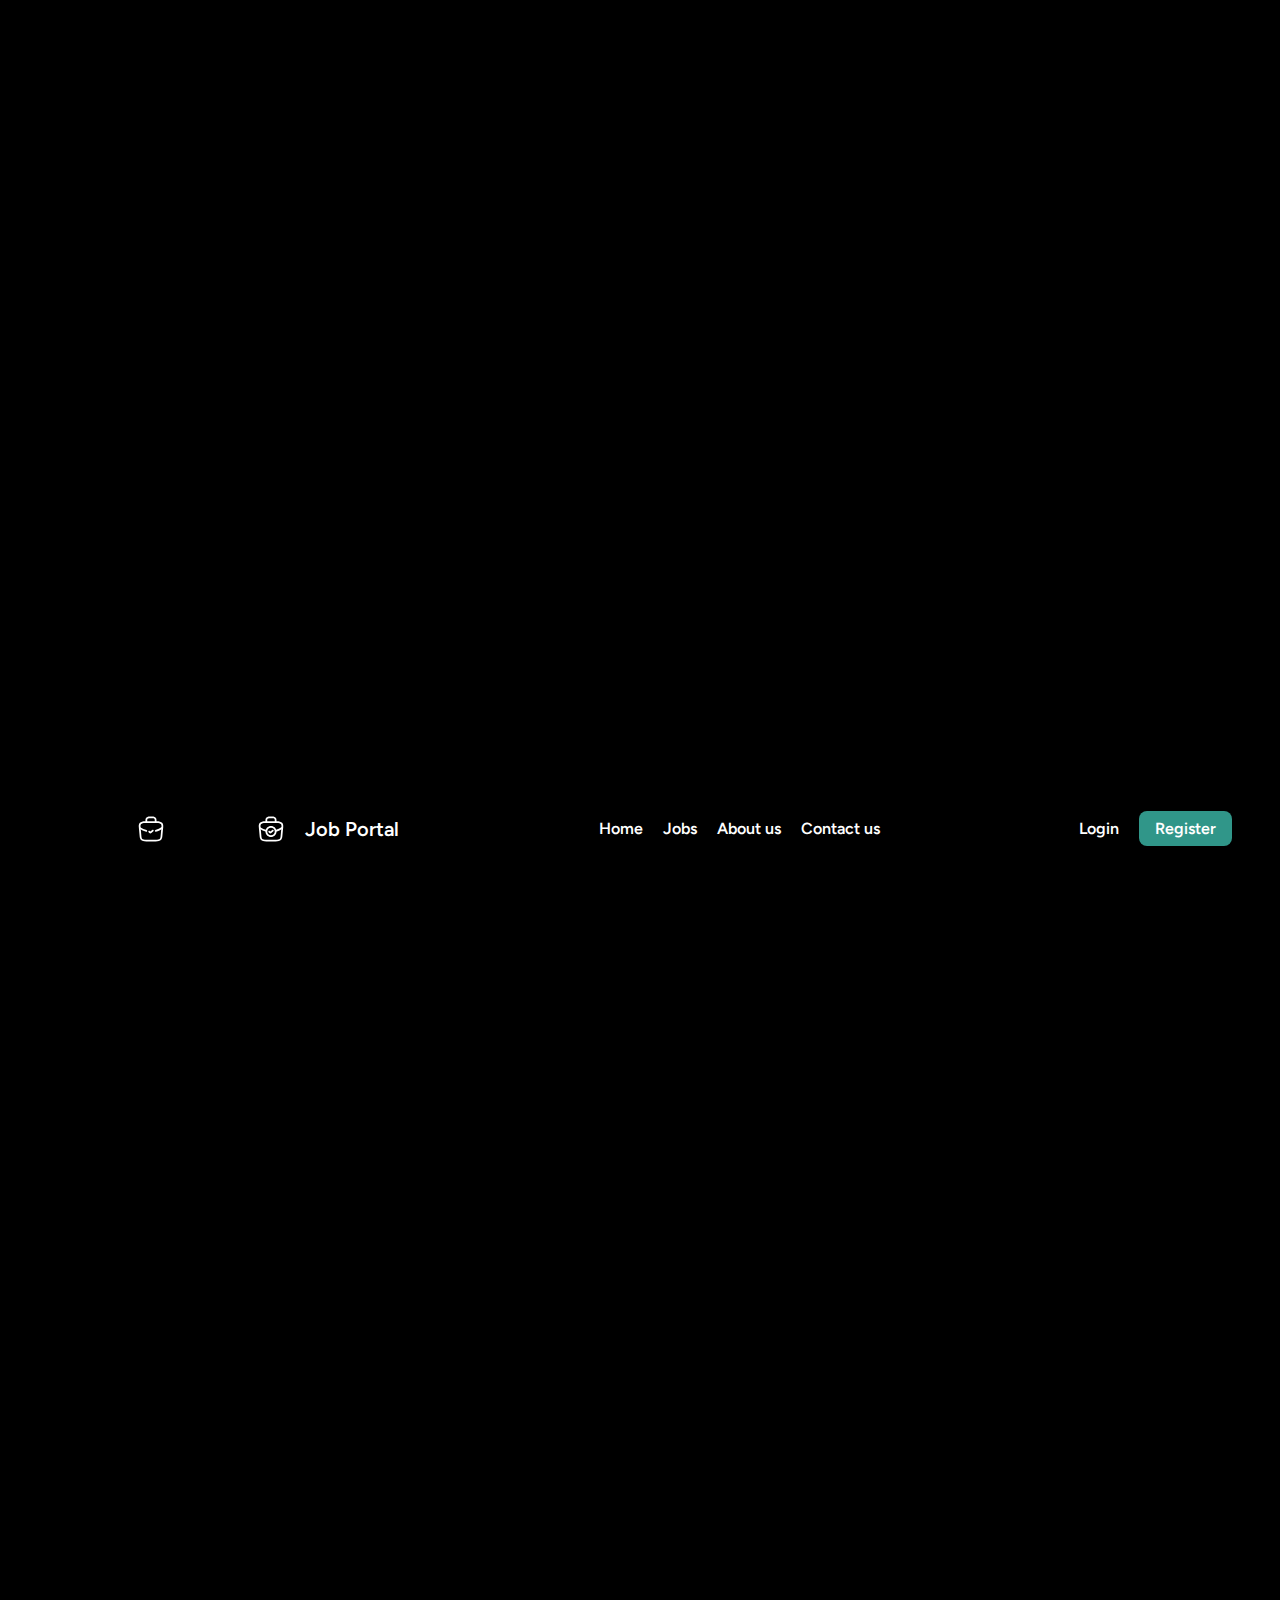
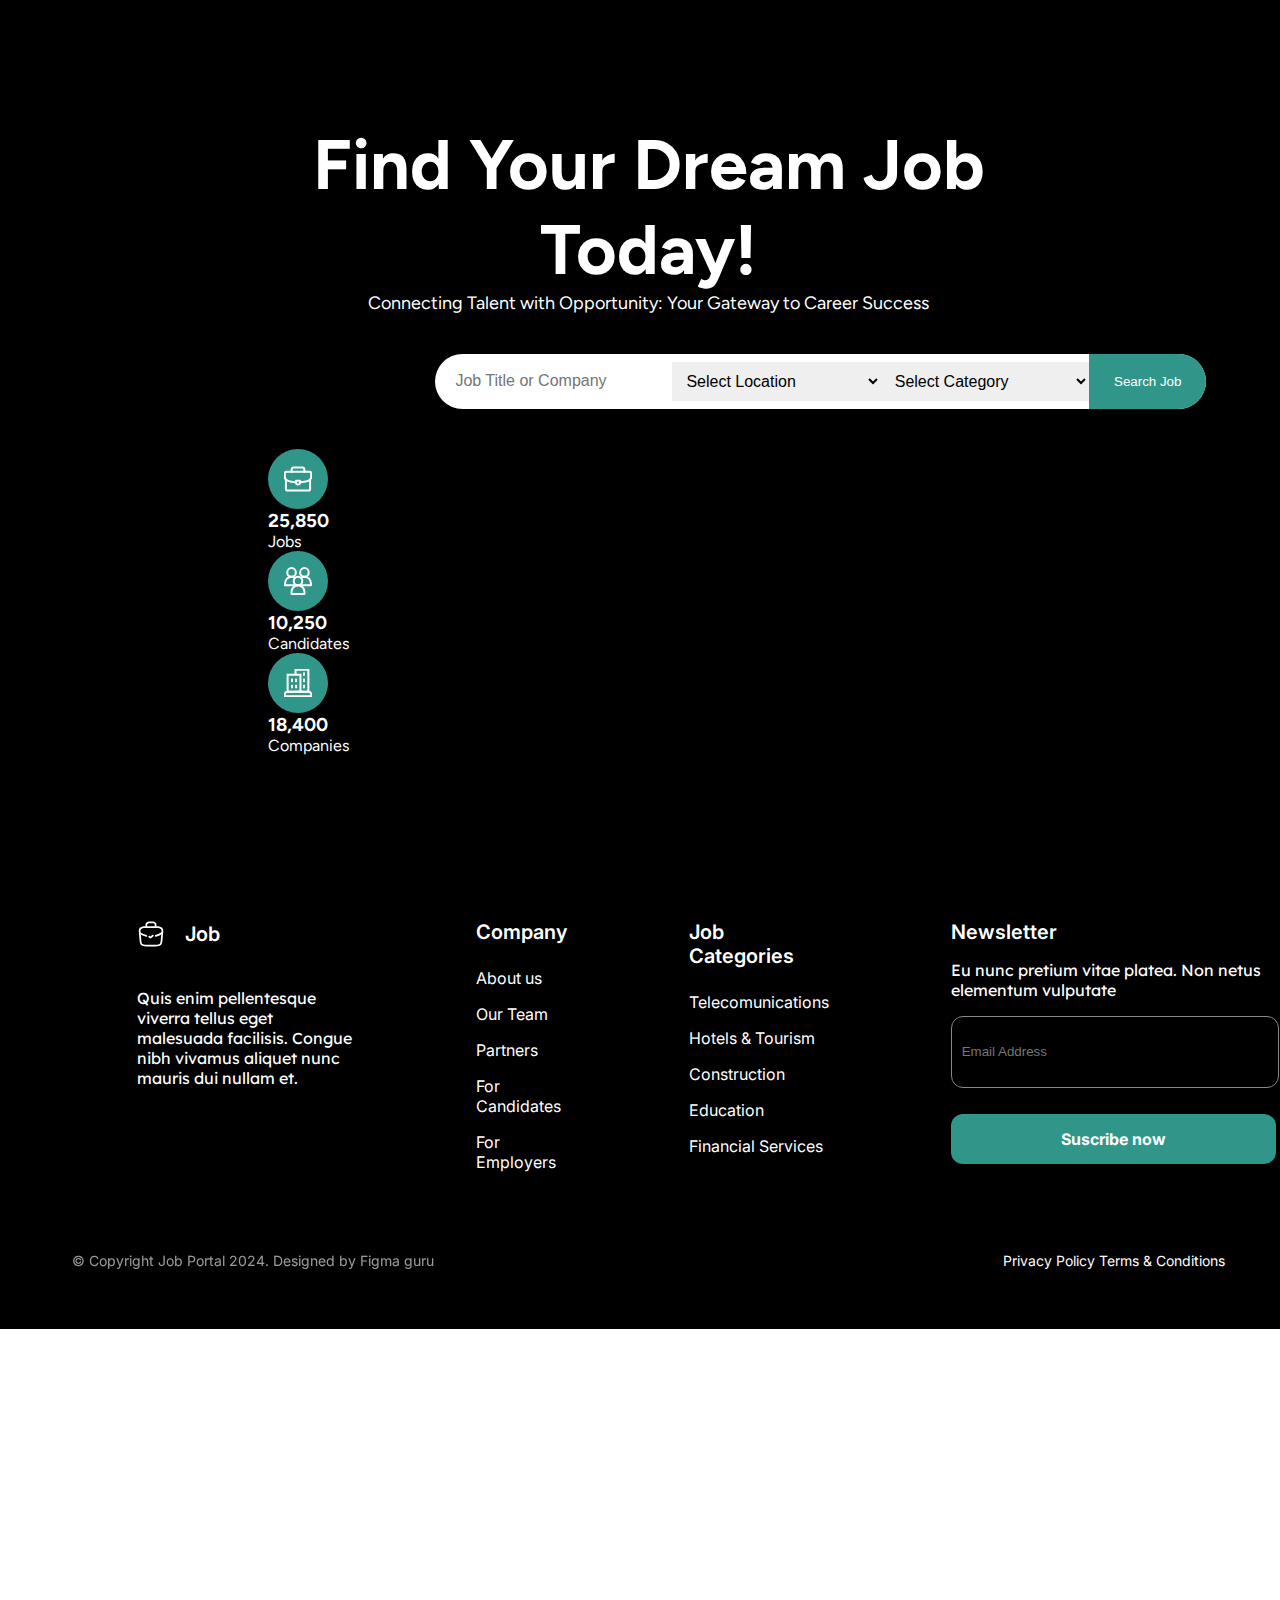
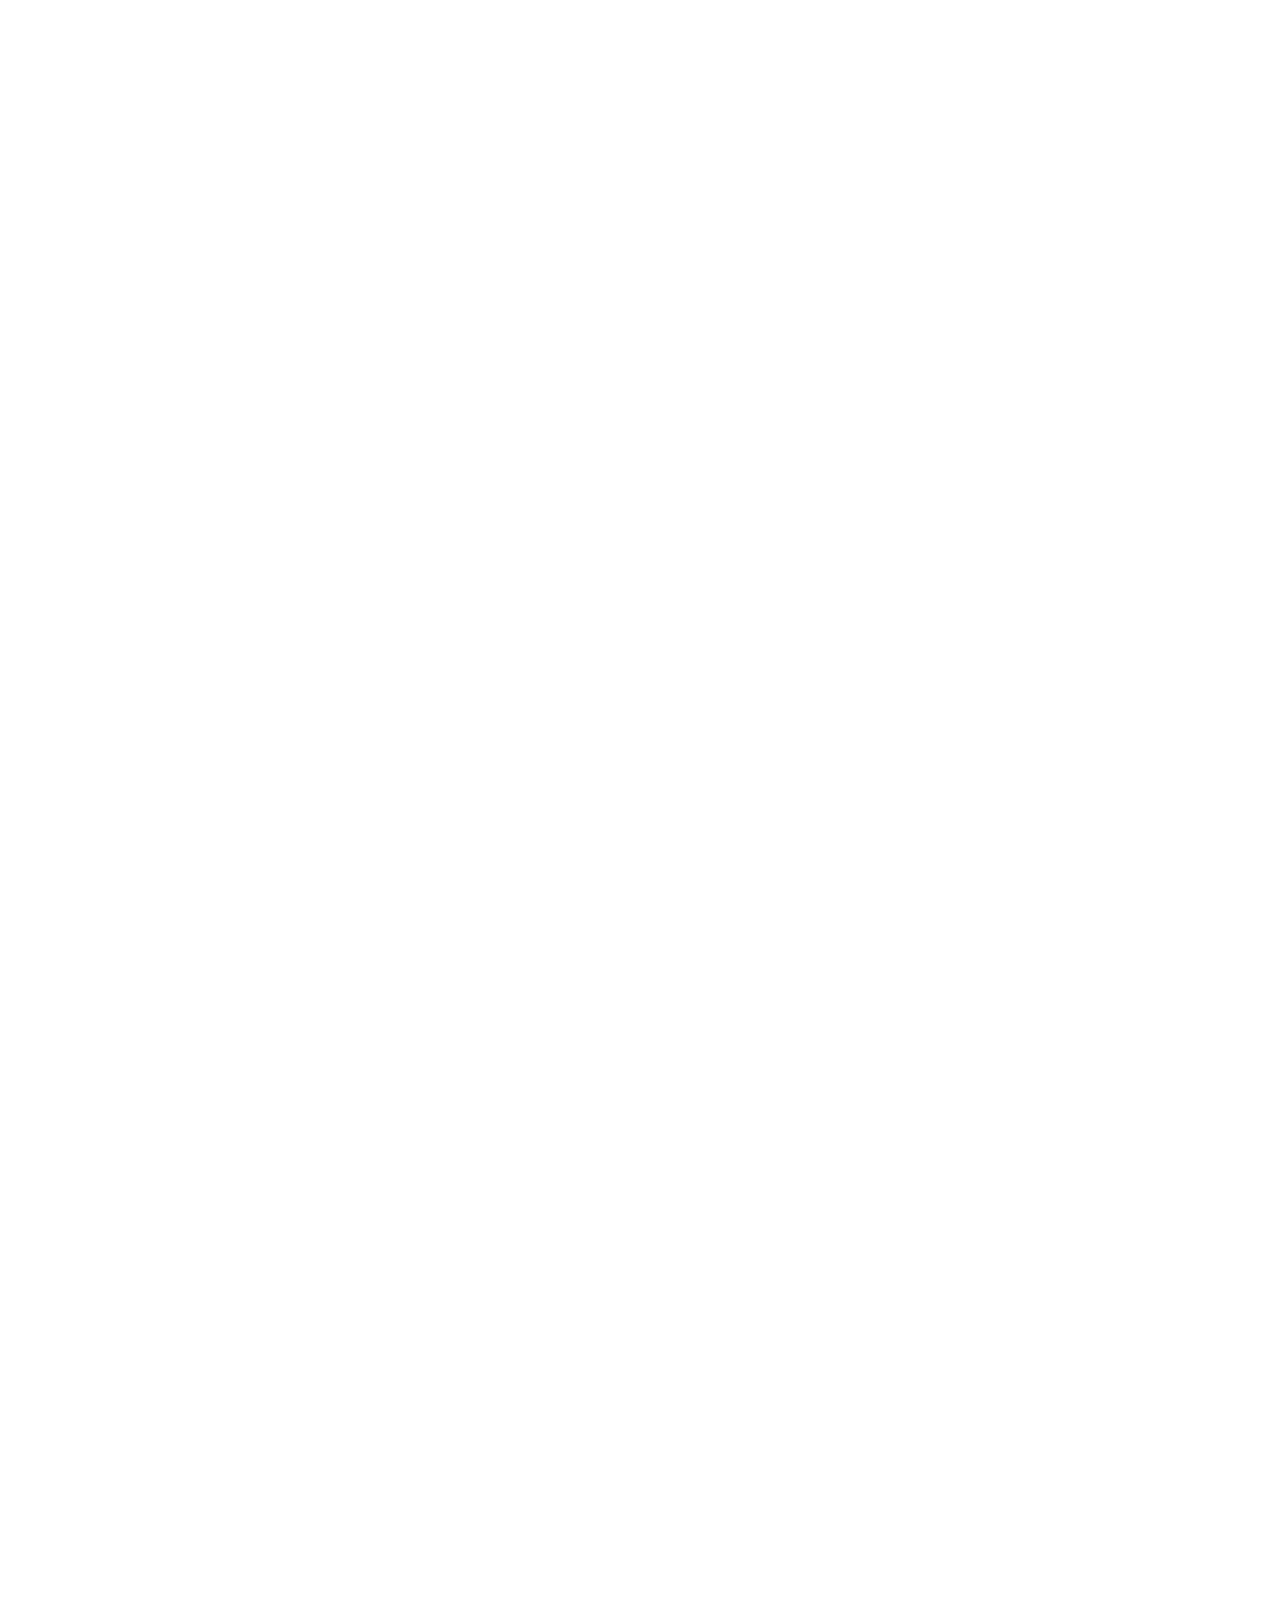
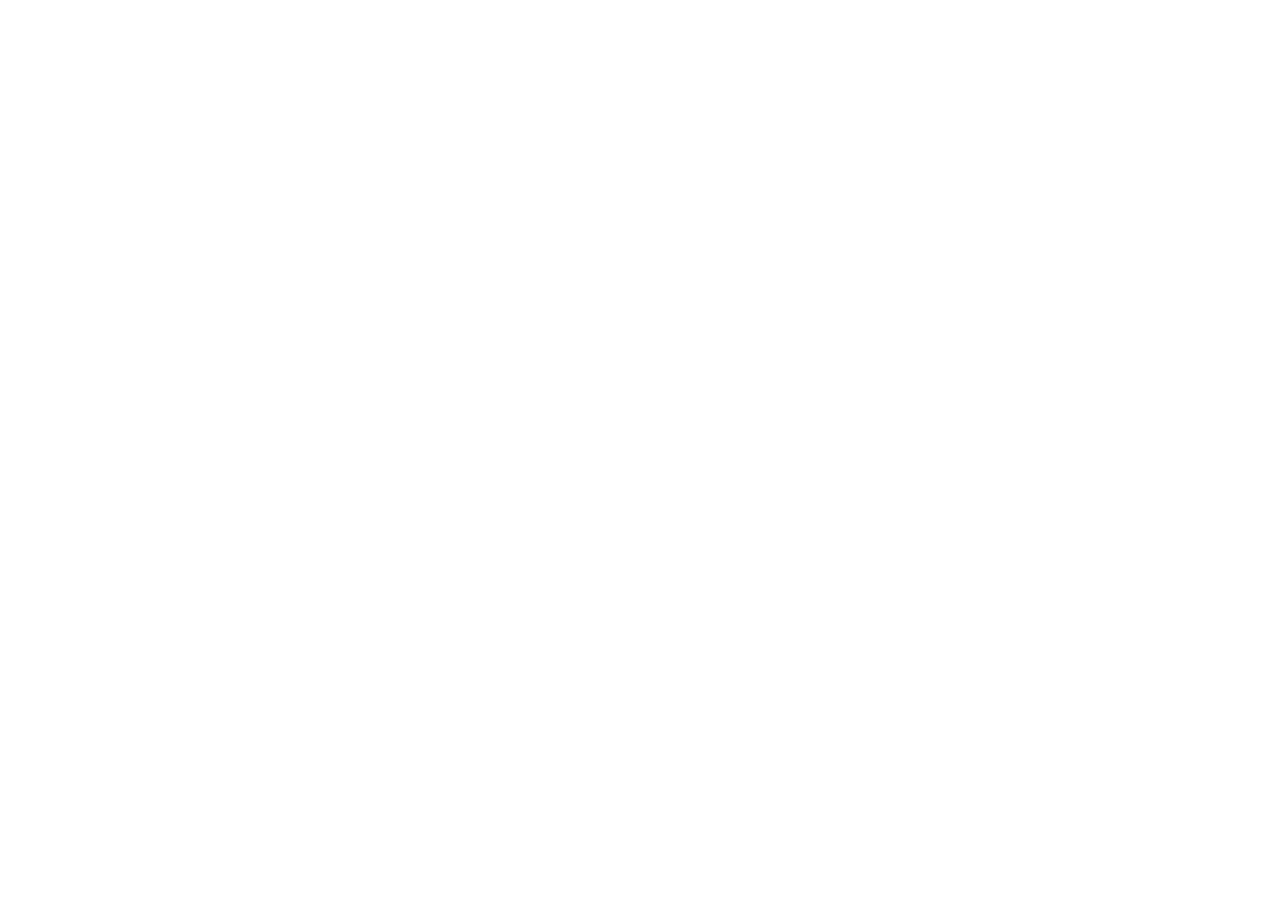
<file: index.html>
<!DOCTYPE html>
<html lang="en">
<head>
    <meta charset="UTF-8">
    <meta name="viewport" content="width=device-width, initial-scale=1.0">
    <link rel="stylesheet" href="styles.css">
    <link rel="preconnect" href="https://fonts.googleapis.com">
    <link rel="preconnect" href="https://fonts.gstatic.com" crossorigin>
    <link href="https://fonts.googleapis.com/css2?family=Figtree:ital,wght@0,300..900;1,300..900&family=Inter:ital,opsz,wght@0,14..32,100..900;1,14..32,100..900&family=Lexend:wght@100..900&display=swap" rel="stylesheet">
    <title>Document</title>
</head>
<body>
    <main class="main">
            <header class="header">
                <div class="logotipo">
                    <img src="img/logo.svg" id="desktop-logo" alt="a logo">
                    <img src="img/logo-mobile.svg" id="mobile-logo" alt="a logo"> 
                    <p class="desktop-name">Job Portal</p>
                    <p class="mobile-name">Jobs</p>
                </div>
                <nav class="menu-bar" aria-label="menu-bar">
                    <ul class="main-menu" id="page-bar">
                        <li><a >Home</a></li>
                        <li><a>Jobs</a></li>
                        <li ><a>About us</a></li>
                        <li><a>Contact us</a></li>
                    </ul>
                </nav>
                <nav class="login-bar" aria-label="login-bar">
                    <ul class="main-menu">
                        <li><a>Login</a></li>
                        <li><a href="#" class="in-label">Register</a></li>
                    </ul>
                </nav>
            </header>


            <section class="search-bar"  aria-label="serch-job-bar">
                <div class="search-title">
                    <h1>Find Your Dream Job Today!</h1>
                    <h2>Connecting Talent with Opportunity: Your Gateway to Career Success </h2>
                </div>
                <div class="search-container">
                    <input class="search-jobtitle"  type="text" placeholder="Job Title or Company">
                    <select>
                        <option>Select Location</option>
                      </select>
                    <select>
                      <option>Select Category</option>
                    </select>
                    <button>
                      <p>Search Job</p>
                    </button>
                  </div>
                  <div class="circle-logos">
                    <div class="logotipo3"> 
                        <div class="circle">
                            <img class="circle-logo" src="img/briefcase2.svg" > 
                        </div>
                        
                        <div class="circle-caption">
                            <h3>25,850</h3>
                            <p>Jobs</p>
                        </div>
                    </div>
                    <div class="logotipo3"> 
                        <div class="circle">
                            <img class="circle-logo" src="img/people.svg" > 
                        </div>
                        <div class="circle-caption">
                            <h3>10,250</h3>
                            <p>Candidates</p>
                        </div>
                    </div>
                    <div class="logotipo3"> 
                        <div class="circle">
                            <img class="circle-logo" src="img/building 1.svg"> 
                        </div>
                        <div class="circle-caption">
                            <h3>18,400</h3>
                            <p>Companies</p>
                        </div>
                    </div>
                  </div>
            </section>

            <section class="company-logos">
                <div class="mobile-company">
                    <img src="img/slack-logo.svg" width="121" height="48" alt="slack-logo">
                    <img src="img/adobe-logo.svg" width="133" height="48" alt="adobe-logo">
                    <img src="img/asana-logo.svg" width="127" height="48" alt="asana-logo">
                </div>
                <div class="desktop-company">
                    <img src="img/spotify-logo.svg" width="140" height="48" alt="spotify-logo">
                    <img src="img/slack-logo.svg" width="121" height="48" alt="slack-logo">
                    <img src="img/adobe-logo.svg" width="133" height="48" alt="adobe-logo">
                    <img src="img/asana-logo.svg" width="127" height="48" alt="asana-logo">
                    <img src="img/linear-logo.svg" width="148" height="48" alt="linear-logo">
                </div>
                
            </section>
            <section class="jobs">
                <div class="jobs-title">
                    <h1> Recents Jobs Available</h1>
                    <ul>
                        <li><p>At eu lobortis pretium tincidunt amet lacus ut aenean aliquet...</p></li>
                        <li><a id="view-all">View all</a> </li>
                    </ul>
                </div>
                <div class="jobs-listing" aria-label="jobs-listing">
                    <div class="card">
                        <div class="card-top">
                            <p>10 min. ago</p>
                            <img src="img/bookmark.svg" width="40" height="40" alt="bookmark">
                        </div>
                        <div class="card-middle">
                            <img src="img/job-logo.svg" width="40" height="50" alt="time">
                            <div class="card-text">
                                <h1> Forward Security Director</h1>
                                <h3>Bauch, Schuppe and Schulist Co</h3>
                            </div>
                        </div>
                        <div class="card-bottom">
                            <ul class="card-details">
                                <li><img src="img/briefcase3.svg" width="24" height="24">Hotels & Tourism</li>
                                <li><img src="img/time.svg" width="24" height="24">Full time</li>
                                <li><img src="img/wallet.svg" width="24" height="24">$40000-$42000</li>
                                <li><img src="img/location.svg" width="24" height="24">New-York, USA</li>
                            </ul>
                            <a href="#" class="in-label" aria-label="job-detail-button">Job Details</a>
                        </div>
                    </div>
                    <div class="card">
                        <div class="card-top">
                            <p>12 min. ago</p>
                            <img src="img/bookmark.svg" width="40" height="40" alt="bookmark">
                        </div>
                        <div class="card-middle">
                            <img src="img/job-logo1.svg" width="40" height="50">
                            <div class="card-text">
                                <h1> Regional Creative Facilitator</h1>
                                <h3>Wisozk - Becker Co</h3>
                            </div>
                        </div>
                        <div class="card-bottom">
                            <ul class="card-details">
                                <li><img src="img/briefcase3.svg" width="24" height="24">Media</li>
                                <li><img src="img/time.svg" width="24" height="24" >Part time</li>
                                <li><img src="img/wallet.svg" width="24" height="24">$28000-$32000</li>
                                <li><img src="img/location.svg" width="24" height="24">Los- Angeles, USA</li>
                            </ul>
                            <a href="#" class="in-label" aria-label="job-detail-button">Job Details</a>
                        </div>
                    </div>
                    <div class="card">
                        <div class="card-top">
                            <p>15 min. ago</p>
                            <img src="img/bookmark.svg" width="40" height="40" alt="bookmark">
                        </div>
                        <div class="card-middle">
                            <img src="img/job-logo2.svg" width="40" height="50">
                            <div class="card-text">
                                <h1> Internal Integration Planner</h1>
                                <h3>Mraz, Quigley and Feest Inc.</h3>
                            </div>
                        </div>
                        <div class="card-bottom">
                            <ul class="card-details">
                                <li><img src="img/briefcase3.svg" width="24" height="24">Construction</li>
                                <li><img src="img/time.svg" width="24" height="24" >Full time</li>
                                <li><img src="img/wallet.svg" width="24" height="24">$48000-$50000</li>
                                <li><img src="img/location.svg" width="24" height="24">Texas, USA</li>
                            </ul>
                            <a href="#" class="in-label" aria-label="job-detail-button">Job Details</a>
                        </div>
                    </div>
                    <div class="card">
                        <div class="card-top">
                            <p>24 min. ago</p>
                            <img src="img/bookmark.svg" width="40" height="40" alt="bookmark">
                        </div>
                        <div class="card-middle">
                            <img src="img/job-logo3.svg" width="40" height="50">
                            <div class="card-text">
                                <h1> District Intranet Director</h1>
                                <h3>VonRueden - Weber Co</h3>
                            </div>
                        </div>
                        <div class="card-bottom">
                            <ul class="card-details">
                                <li><img src="img/briefcase3.svg" width="24" height="24">Commerce</li>
                                <li><img src="img/time.svg" width="24" height="24" >Full time</li>
                                <li><img src="img/wallet.svg" width="24" height="24">$42000-$48000</li>
                                <li><img src="img/location.svg" width="24" height="24">Florida, USA</li>
                            </ul>
                            <a href="#" class="in-label" aria-label="job-detail-button">Job Details</a>
                        </div>
                    </div>
                    <div class="card">
                        <div class="card-top">
                            <p>26 min. ago</p>
                            <img src="img/bookmark.svg" width="40" height="40" alt="bookmark">
                        </div>
                        <div class="card-middle">
                            <img src="img/job-logo4.svg" width="40" height="50">
                            <div class="card-text">
                                <h1> Corporate Tactics Facilitator</h1>
                                <h3>Cormier, Turner and Flatley Inc</h3>
                            </div>
                        </div>
                        <div class="card-bottom">
                            <ul class="card-details">
                                <li><img src="img/briefcase3.svg" width="24" height="24">Commerce</li>
                                <li><img src="img/time.svg" width="24" height="24" >Full time</li>
                                <li><img src="img/wallet.svg" width="24" height="24">$38000-$40000</li>
                                <li><img src="img/location.svg" width="24" height="24">Boston, USA</li>
                            </ul>
                            <a href="#" class="in-label" aria-label="job-detail-button">Job Details</a>
                        </div>
                    </div>
                </div>
                <a id="m-view-all">View all</a>
            </section>
            
            <section class="category">
                <div class="browser-title">
                    <h1> Browse By Category</h1>
                    <h2>At eu lobortis pretium tincidunt amet lacus ut aenean aliquet. Blandit a massa elementum id scelerisque</h2>
                </div>
                <div class="category-cards">
                    <div class="catcard">
                        <img src="img/agriculture.svg" height="40" width="40">
                        <h1>Agriculture</h1>
                        <p class="opaque-label">1254 Jobs</p>
                    </div>
                    <div class="catcard">
                        <img src="img/metal.svg" height="40" width="40">
                        <h1>Metal production</h1>
                        <p class="opaque-label">816 Jobs</p>
                    </div>
                    <div class="catcard">
                        <img src="img/commerce.svg" height="40" width="40">
                        <h1>Commerce</h1>
                        <p class="opaque-label">2082 Jobs</p>
                    </div>
                    <div class="catcard">
                        <img src="img/construction.svg" height="40" width="40">
                        <h1>Construction</h1>
                        <p class="opaque-label">1520 Jobs</p>
                    </div>
                </div>
                <div class="category-cards">
                    <div class="catcard">
                        <img src="img/hotel.svg" height="40" width="40">
                        <h1>Hotels & Tourism</h1>
                        <p class="opaque-label">1022 Jobs</p>
                    </div>
                    <div class="catcard">
                        <img src="img/education.svg" height="40" width="40">
                        <h1>Education</h1>
                        <p class="opaque-label">1496 Jobs</p>
                    </div>
                    <div class="catcard">
                        <img src="img/financial.svg" height="40" width="40">
                        <h1>Financial Services</h1>
                        <p class="opaque-label">1529 Jobs</p>
                    </div>
                    <div class="catcard">
                        <img src="img/transport.svg" height="40" width="40">
                        <h1>Transport</h1>
                        <p class="opaque-label">1244 Jobs</p>
                    </div>
                </div>
            </section>

            <section class="info-block">
                <div class="info">
                    <img class="responsive-img1" src="img/info-blockimage.jpg" width="550" height="514">
                    <div class="info-texts">
                        <h1>Good Life Begins with A Good Company</h1>
                        <p>
                            Ultricies purus dolor viverra mi laoreet at cursus justo.
                             Ultrices purus diam egestas amet faucibus tempor blandit. 
                             Elit velit mauris aliquam est diam. Leo sagittis consectetur 
                             diam morbi erat aenean. Vulputate praesent congue faucibus in 
                             euismod feugiat euismod volutpat
                        </p>
                        <div class="info-links">
                            <a href="#" class="in-label">Search Job</a>
                            <a href="#">Learn more</a>
                        </div>
                    </div>
                </div>
                <div class="counter">
                        <ul>
                            <li class="counter-bold">12k+</li>
                            <li class="counter-semibold">Clients Worldwide</li>
                            <li>At eu lobortis pretium tincidunt amet lacus ut aenean aliquet. Blandit a massa elementum</li>
                        </ul>
                        <ul>
                            <li class="counter-bold">20k+</li>
                            <li class="counter-semibold">Active Resume</li>
                            <li>At eu lobortis pretium tincidunt amet lacus ut aenean aliquet. Blandit a massa elementum</li>
                        </ul>
                        <ul>
                            <li class="counter-bold">18k+</li>
                            <li class="counter-semibold">Companies</li>
                            <li>At eu lobortis pretium tincidunt amet lacus ut aenean aliquet. Blandit a massa elementum</li>
                        </ul>
                </div>
            </section>

            <section class="banner">
                <div class="image-container">
                    <img class="responsive-img2" src="img/banner.png">
                    <div class="text-overlay">
                        <div class="info-texts">
                            <h1>Create A Better Future For Yourself</h1>
                            <p class="banner-p">
                                At eu lobortis pretium tincidunt amet lacus ut aenean aliquet. 
                                Blandit a massa elementum id scelerisque rhoncus
                            </p>
                            <div class="info-links">
                                <a href="#" class="in-label">Search Job</a>
                            </div>
                        </div>
                    </div>
                </div>
            </section>

            <section class="banner-mobile">
                <div class="content-container">
                    <img src="img/banner2.png">
                    <div class="banner-captions">
                        <h1>Create A Better Future For Yourself</h1>
                        <p>At eu lobortis pretium tincidunt amet lacus ut aenean aliquet... </p>
                            <a href="#" class="in-label">Search Job</a>
                    </div>
                </div>

            </section>

            <section class="testimonials">
                <div class="testimonials-title">
                    <h1> Testimonials From Our Customers</h1>
                    <h2>At eu lobortis pretium tincidunt amet lacus ut aenean aliquet. Blandit a massa elementum id scelerisque</h2>
                </div>
                <div class="review-cards">
                    <div class="review">
                        <div class="review-top">
                            <img src="img/5stars.svg" width="124" height="24" alt="5-stars">
                            <h1>Amazing services</h1>
                            <p> Metus faucibus sed turpis lectus feugiat tincidunt. 
                                Rhoncus sed tristique in dolor. Mus etiam et vestibulum venenatis 
                            </p>
                        </div>
                        
                        <div class="quotes">
                            <img  src="img/quotes.svg" width="60" height="60">
                        </div>
                        
                        <div class="reviewer">
                                <img src="img/avatar.jpg" width="64" height="64">
                            <div>
                                <h3> Marco Kihn</h3>
                            <p>Happy Client</p>
                            </div>
                            
                        </div>
                    </div>
                    <div class="review">
                        <div class="review-top">
                            <img src="img/5stars.svg" width="124" height="24" alt="5-stars">
                            <h1>Everything simple </h1>
                            <p> Mus etiam et vestibulum venenatis viverra ut. Elit morbi bibendum ullamcorper 
                                augue faucibus 
                            </p>
                        </div>
                        
                        <div class="quotes">
                            <img  src="img/quotes.svg" width="60" height="60">
                        </div>
                        
                        <div class="reviewer">
                                <img src="img/avatar2.png" width="64" height="64">
                            <div>
                                <h3> Kristin Hester</h3>
                            <p>Happy Client</p>
                            </div>
                            
                        </div>
                    </div>
                    <div class="review">
                        <div class="review-top">
                            <img src="img/5stars.svg" width="124" height="24" alt="5-stars">
                            <h1>Awesome, thank you!</h1>
                            <p> Rhoncus sed tristique in dolor. Mus etiam et vestibulum venenatis viverra ut.
                                 Elit morbi bibendum ullamcorper augue faucibus. Nulla et tempor montes
                            </p>
                        </div>
                        
                        <div class="quotes">
                            <img  src="img/quotes.svg" width="60" height="60">
                        </div>
                        
                        <div class="reviewer">
                                <img src="img/avatar.jpg" width="64" height="64">
                            <div>
                                <h3> Zion Cisneros</h3>
                            <p>Happy Client</p>
                            </div>
                            
                        </div>
                    </div>
                </div>
            </section>

            <section class="blog">
                <div class="jobs-title">
                    <h1> News and Blogs </h1>
                    <ul>
                        <li><p>At eu lobortis pretium tincidunt amet lacus ut aenean aliquet...</p></li>
                        <a id="blog-view-all">View all</a>
                    </ul>
                </div>
                <div class="blog-cards">
                    <div class="blogcard">
                        <div class="image-container2">
                            <img class="responsive-img3" src="img/img-blog1.jpg" alt="blog1-image" >
                            <div class="text-overlay1">
                                <p class="in-label">News</p>
                            </div>
                        </div>
                        <div class="blog-caption">
                            <p>30 march 2024</p>
                            <h2>Revitalizing Workplace Morale: 
                                Innovative Tactics for Boosting Employee Engagement in 2024</h2>
                            <div>
                                <h3>Read more</h3>
                                <img src="img/arrow-right.svg" width="20" height="20" alt="blog2-image" >
                            </div>
                        </div>
                    </div>
                    <div class="blogcard" id=>
                        <div class="image-container2">
                            <img  class="responsive-img3" src="img/img-blog2.jpg" >
                            <div class="text-overlay1">
                                <p class="in-label">News</p>
                            </div>
                        </div>
                        <div class="blog-caption">
                            <p>30 march 2024</p>
                            <h2>How to avoid the top six most common job interview mistakes</h2>
                            <div>
                                <h3>Read more</h3>
                                <img src="img/arrow-right.svg" width="20" height="20" >
                            </div>
                        </div>
                    </div>
                </div>
            </section>
            <footer class="footer">
                <div class="footer-info">
                    <div class="description">
                        <div class="logotipo2">
                            <img src="img/logo.svg" alt="a logo"> 
                            <p>Job</p>
                        </div>
                        <p id="job-desc">Quis enim pellentesque viverra tellus eget malesuada facilisis. Congue nibh vivamus aliquet nunc mauris dui nullam et.</p>
                    </div>
                    <div class="f-list">
                        <p class="f-title">Company</p>
                        <ul class="footer-ul">
                            <li><a>About us</a></li>
                            <li><a>Our Team</a></li>
                            <li><a>Partners</a></li>
                            <li><a>For Candidates</a></li>
                            <li><a>For Employers</a></li>
                        </ul>
                    </div>
                    <div class="f-list">
                        <p class="f-title">Job Categories</p>
                        <ul class="footer-ul">
                            <li><a>Telecomunications</a></li>
                            <li><a>Hotels & Tourism</a></li>
                            <li><a>Construction</a></li>
                            <li><a>Education</a></li>
                            <li><a>Financial Services</a></li>
                        </ul>
                    </div>
                    <div class="newsletter">
                        <p class="f-title">Newsletter</p>
                        <p id="news-desc">Eu nunc pretium vitae platea. Non netus elementum vulputate </p>
                        <input class="email-input" type="email" placeholder="Email Address">
                        <a href=# class="suscribe">Suscribe now</a>
                    </div>
                </div>
                
                <div class="legals">
                    <p class="opaque">© Copyright Job Portal 2024. Designed by Figma guru</p>
                    <div>
                        <a>Privacy Policy<a>
                        </a> Terms & Conditions</a>
                    </div>
                </div>
            </footer>
    </main>
</body>
</html>
</file>
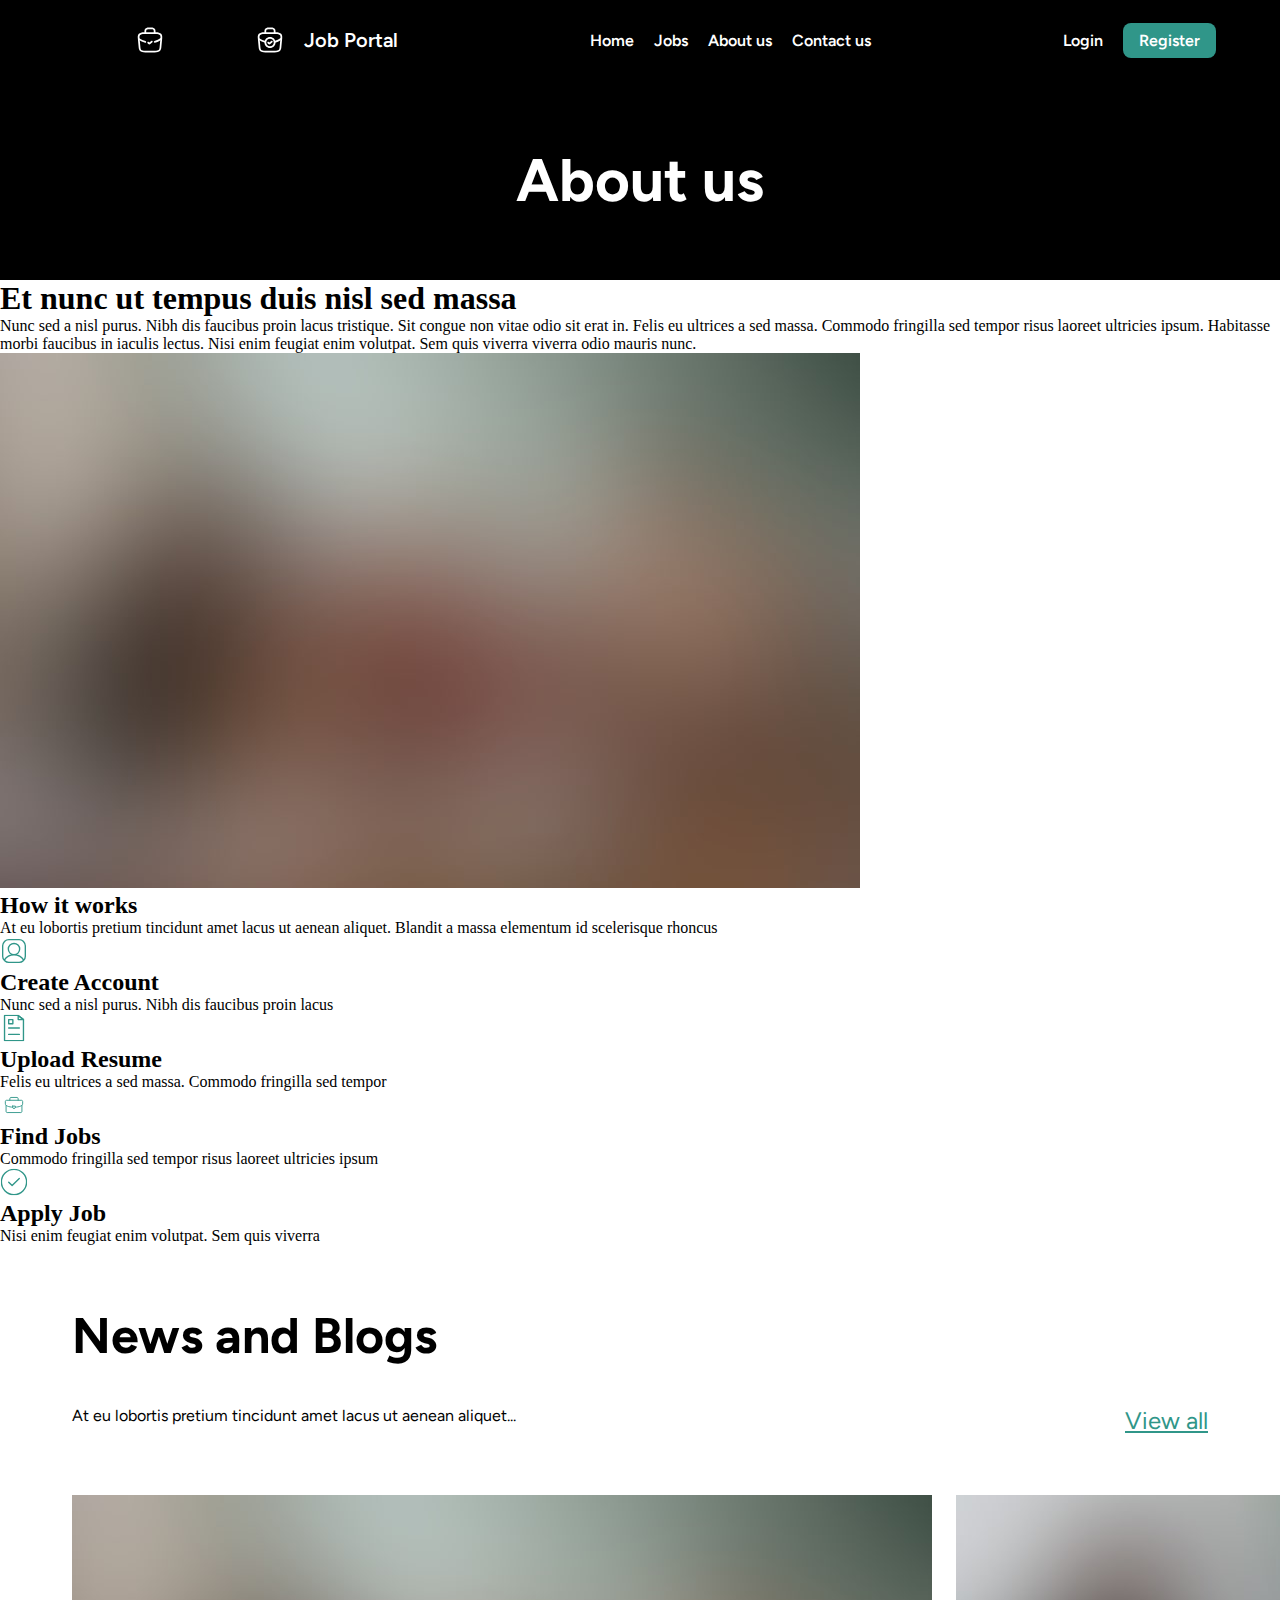
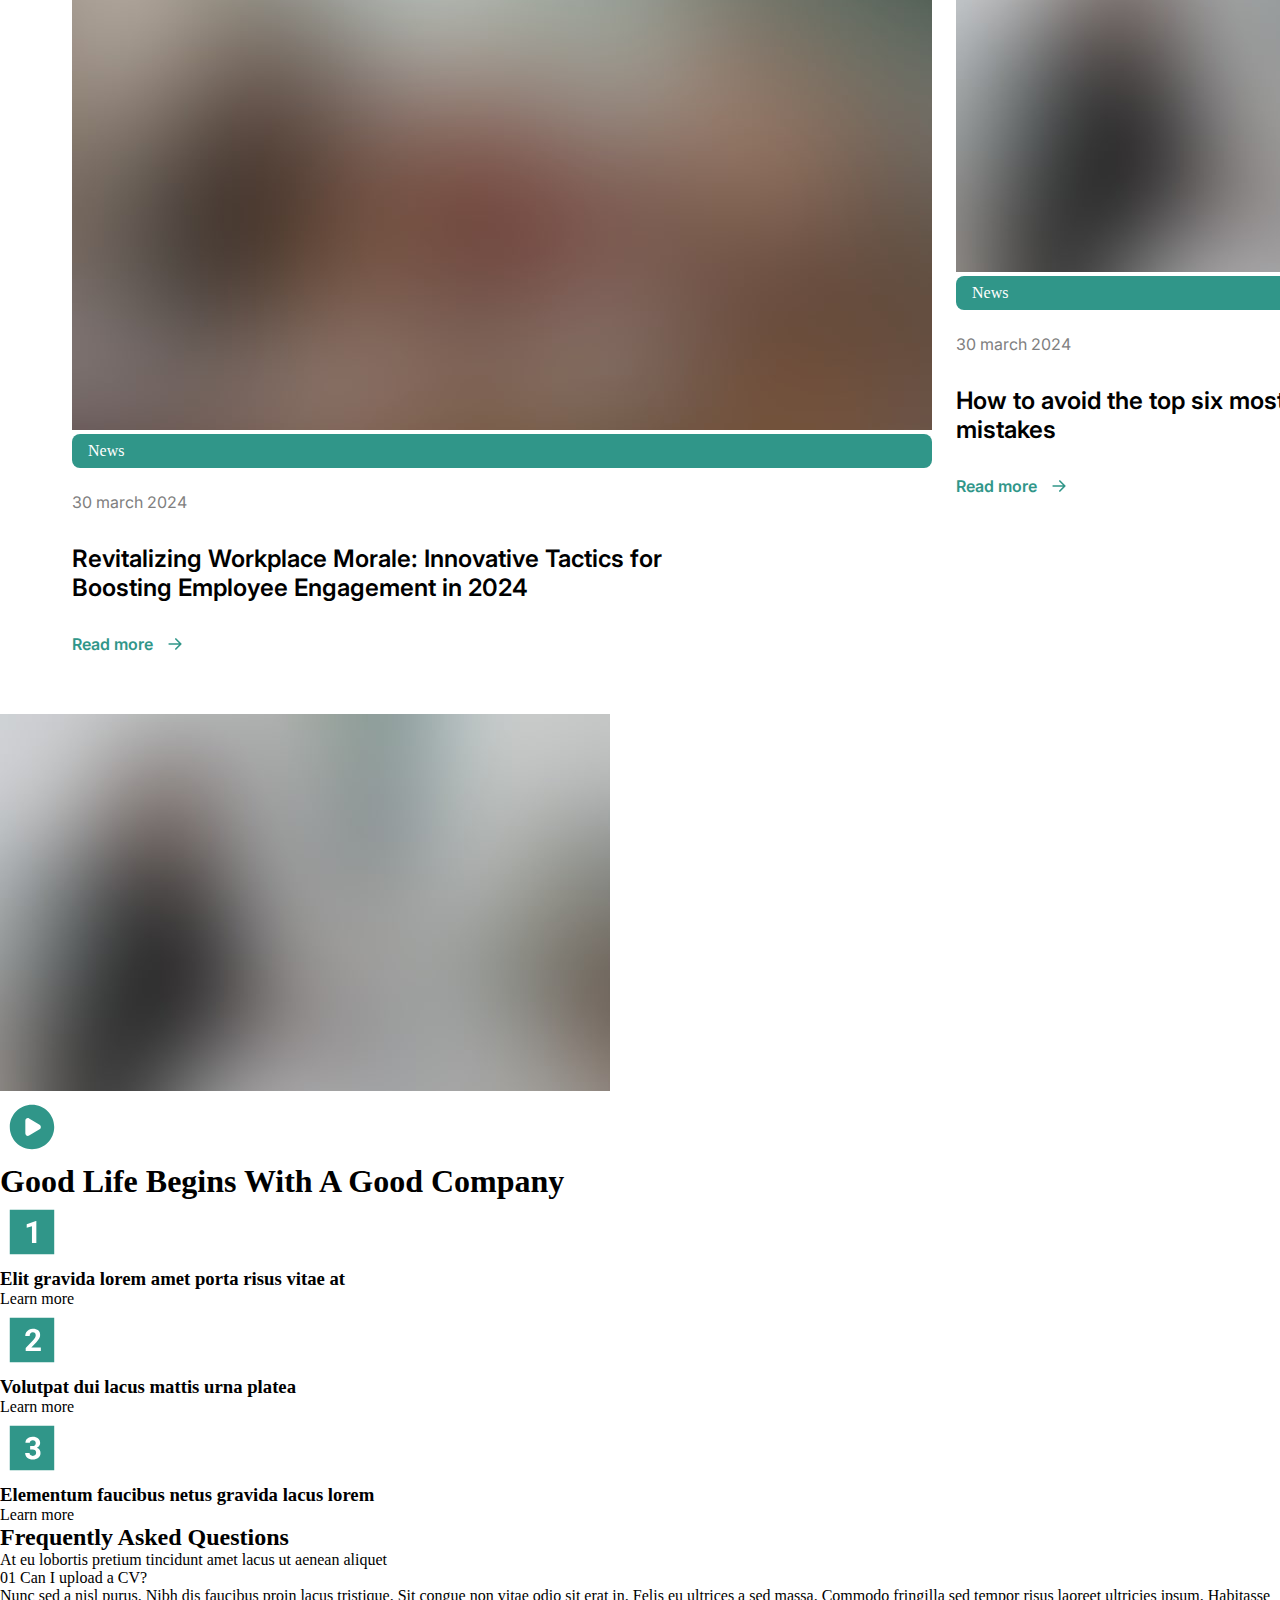
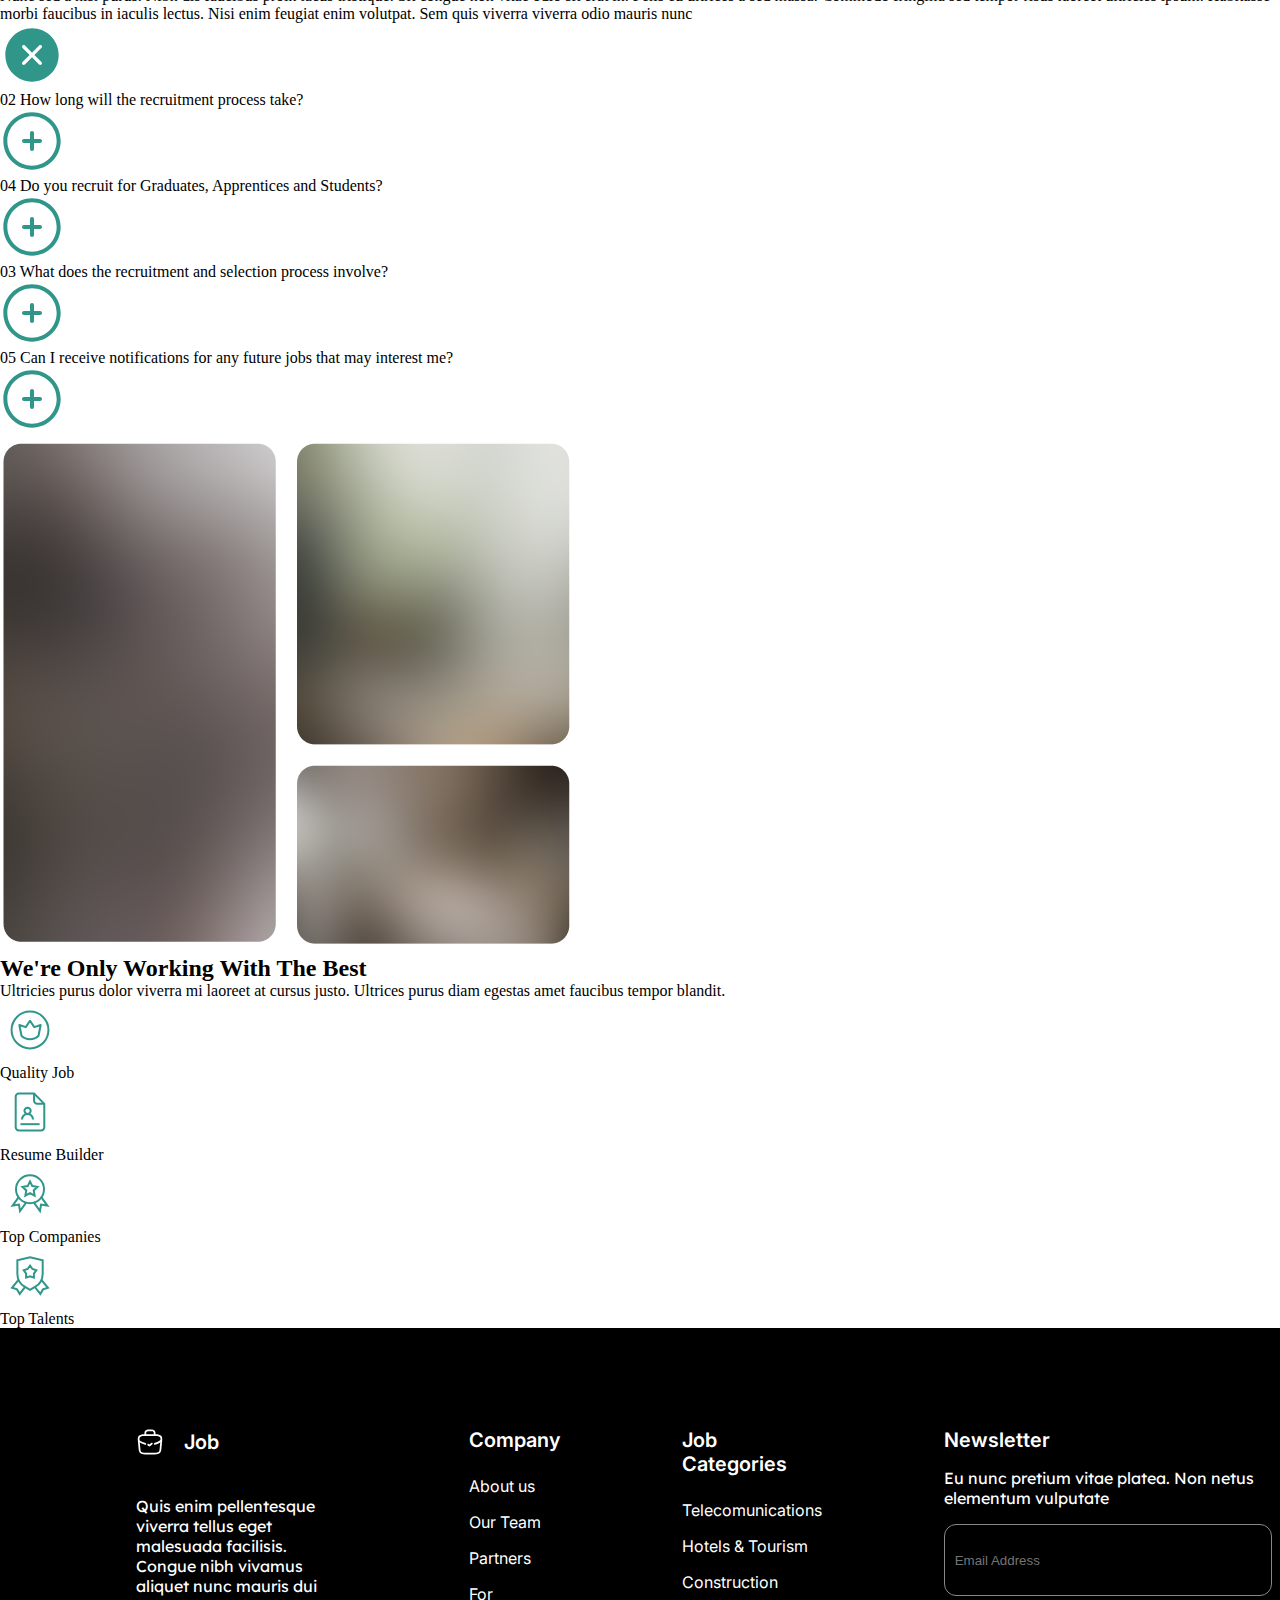
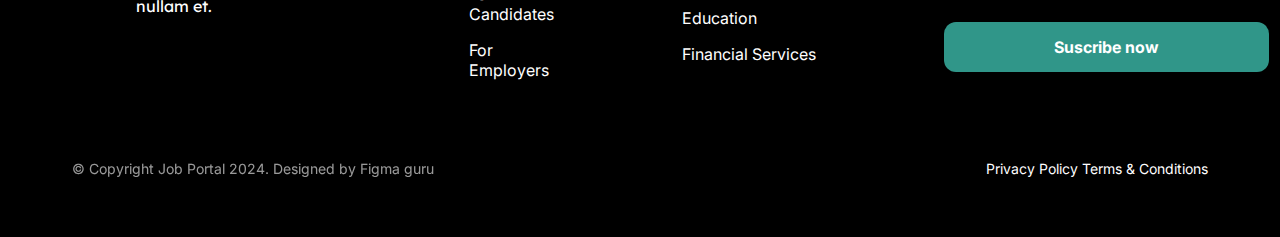
<file: about-us.html>
<!DOCTYPE html>
<html lang="en">
<head>
    <meta charset="UTF-8">
    <meta name="viewport" content="width=device-width, initial-scale=1.0">
    <link rel="stylesheet" href="styles.css">
    <link rel="preconnect" href="https://fonts.googleapis.com">
    <link rel="preconnect" href="https://fonts.gstatic.com" crossorigin>
    <link href="https://fonts.googleapis.com/css2?family=Figtree:ital,wght@0,300..900;1,300..900&family=Inter:ital,opsz,wght@0,14..32,100..900;1,14..32,100..900&family=Lexend:wght@100..900&display=swap" rel="stylesheet">
    <title>Document</title>
</head>
<body>
    <main class="main4">
        <header class="header">
            <div class="logotipo">
                <img src="img/logo.svg" id="desktop-logo" alt="a logo">
                <img src="img/logo-mobile.svg" id="mobile-logo" alt="a logo"> 
                <p class="desktop-name">Job Portal</p>
                <p class="mobile-name">Jobs</p>
            </div>
            <nav class="menu-bar" aria-label="menu-bar">
                <ul class="main-menu" id="page-bar">
                    <li><a >Home</a></li>
                    <li><a>Jobs</a></li>
                    <li ><a>About us</a></li>
                    <li><a>Contact us</a></li>
                </ul>
            </nav>
            <nav class="login-bar" aria-label="login-bar">
                <ul class="main-menu">
                    <li><a>Login</a></li>
                    <li><a href="#" class="in-label">Register</a></li>
                </ul>
            </nav>
        </header>

        <section class="search-bar">
            <div class="search-title4">
                <h1>About us</h1>
            </div>
        </section>

        <section class="info-block4">
            <div>
                <h1>Et nunc ut tempus duis nisl sed massa</h1>
                <p>Nunc sed a nisl purus. Nibh dis faucibus proin lacus tristique. 
                    Sit congue non vitae odio sit erat in. Felis eu ultrices a sed massa. 
                    Commodo fringilla sed tempor risus laoreet ultricies ipsum. 
                    Habitasse morbi faucibus in iaculis lectus. Nisi enim feugiat enim volutpat. 
                    Sem quis viverra viverra odio mauris nunc. </p>
            </div>
            <div class="block4-img">
                <img src="img/img-blog1.jpg">
            </div>
        </section>

        <section class="how-works">
            <div class="how-title" aria-label="steps-explained">
                <h2>How it works</h2>
                <p>At eu lobortis pretium tincidunt amet lacus ut aenean aliquet. 
                    Blandit a massa elementum id scelerisque rhoncus</p>
            </div>
            <div class="counter2">
                <ul>
                    <img class="circle-logo" src="img/account.svg">
                    <li class="counter-semibold">Create Account</li>
                    <li>Nunc sed a nisl purus. Nibh dis faucibus proin lacus    </li>
                </ul>
                <ul>
                    <img class="circle-logo" src="img/expresume.svg">
                    <li class="counter-semibold">Upload Resume</li>
                    <li>Felis eu ultrices a sed massa. Commodo fringilla sed tempor </li>
                </ul>
                <ul>
                    <img class="circle-logo" src="img/briefcasee.svg">
                    <li class="counter-semibold">Find Jobs</li>
                    <li>Commodo fringilla sed tempor risus laoreet ultricies ipsum</li>
                </ul>
                <ul>
                    <img class="circle-logo" src="img/checkjob.svg">
                    <li class="counter-semibold">Apply Job</li>
                    <li> Nisi enim feugiat enim volutpat. Sem quis viverra </li>
                </ul>
        </div>
        </section>

        <section class="blog">
            <div class="jobs-title">
                <h1> News and Blogs </h1>
                <ul>
                    <li><p>At eu lobortis pretium tincidunt amet lacus ut aenean aliquet...</p></li>
                    <a id="blog-view-all">View all</a>
                </ul>
            </div>
            <div class="blog-cards">
                <div class="blogcard">
                    <div class="image-container2">
                        <img class="responsive-img3" src="img/img-blog1.jpg" >
                        <div class="text-overlay1">
                            <p class="in-label">News</p>
                        </div>
                    </div>
                    <div class="blog-caption">
                        <p>30 march 2024</p>
                        <h2>Revitalizing Workplace Morale: 
                            Innovative Tactics for Boosting Employee Engagement in 2024</h2>
                        <div>
                            <h3>Read more</h3>
                            <img src="img/arrow-right.svg" width="20" height="20" >
                        </div>
                    </div>
                </div>
                <div class="blogcard" id=>
                    <div class="image-container2">
                        <img  class="responsive-img3" src="img/img-blog2.jpg" >
                        <div class="text-overlay1">
                            <p class="in-label">News</p>
                        </div>
                    </div>
                    <div class="blog-caption">
                        <p>30 march 2024</p>
                        <h2>How to avoid the top six most common job interview mistakes</h2>
                        <div>
                            <h3>Read more</h3>
                            <img src="img/arrow-right.svg" width="20" height="20" >
                        </div>
                    </div>
                </div>
            </div>
        </section>
        
        <section class="video">
            <div class="image-container3">
                <img  class="responsive-img4"  src="img/img-blog2.jpg">
                <div class="text-overlay2">
                    <div class="info-texts-video">
                        <img class="play" src="img/play.svg" alt="video-player">
                        <h1>Good Life Begins With A Good Company</h1>
                    </div>
                </div>
                <div class="video-caption" aria-label="video-caption">
                    <div class="number-caption"> 
                            <img  src="img/one-icon.svg" > 
                        <div class="number-text">
                            <h3>Elit gravida lorem amet porta risus vitae at</h3>
                            <p>Learn more</p>
                        </div>
                    </div>
                    <div class="number-caption"> 
                        <img  src="img/two-icon.svg" > 
                    <div class="number-text">
                        <h3>Volutpat dui lacus mattis urna platea </h3>
                        <p>Learn more</p>
                    </div>
                </div>
                <div class="number-caption"> 
                    <img src="img/three-icon.svg" > 
                <div class="number-text">
                    <h3>Elementum faucibus netus gravida lacus lorem </h3>
                    <p>Learn more</p>
                </div>
            </div>
        </section>

        <section class="faq" >
            <div class="how-title">
                <h2>Frequently Asked Questions</h2>
                <p>At eu lobortis pretium tincidunt amet lacus ut aenean aliquet</p>
            </div>
            <ul class="faq-cards" aria-label="FAQ-cards">
                <li class="faq-selected">
                    <div class="faq-caption">
                        <span class="faq-enum">01    </span>
                        <span class=faq-title> Can I upload a CV?</span>
                    </div>
                    <div class="faq-desc">
                        <p>Nunc sed a nisl purus. Nibh dis faucibus proin lacus tristique. 
                            Sit congue non vitae odio sit erat in. Felis eu ultrices a sed massa. 
                            Commodo fringilla sed tempor risus laoreet ultricies ipsum. 
                            Habitasse morbi faucibus in iaculis lectus. Nisi enim feugiat enim volutpat. 
                            Sem quis viverra viverra odio mauris nunc </p>
                            <img class="add-icon" src="img/cross.svg" >
                    </div>
                   
                </li>
                <li class="faq-unselected">
                    <div class="faq-caption">
                        <span class="faq-enum" >02 </span>
                        <span class=faq-title> How long will the recruitment process take?</span>
                    </div>
                    <div>
                        <img class="add-icon" src="img/add.svg" >
                    </div>
                </li>
                <li class="faq-unselected">
                    <div class="faq-caption">
                        <span class="faq-enum">04 </span>
                        <span class=faq-title> Do you recruit for Graduates, Apprentices and Students?</span>
                    </div>
                    <div>
                        <img  class="add-icon" src="img/add.svg">
                    </div>
                </li>
                <li class="faq-unselected">
                    <div class="faq-caption">
                        <span class="faq-enum">03 </span>
                        <span class=faq-title> What does the recruitment and selection process involve?</span>
                    </div>
                    <div>
                        <img  class="add-icon" src="img/add.svg">
                    </div>
                </li>
                <li class="faq-unselected">
                    <div class="faq-caption">
                        <span class="faq-enum">05</span>
                        <span class=faq-title> Can I receive notifications for any future jobs that may interest me?</span>
                    </div>
                    <div>
                        <img  class="add-icon" src="img/add.svg">
                    </div>
                </li>
                
            </ul>
            </div>
        </section>


        <section class="work-best">
            <div class="image-grid">
                <img src="img/image-group.png">
            </div>
            
            <div class="content-work">
                    <h2>We're Only Working With The Best</h2>
                    <p>Ultricies purus dolor viverra mi laoreet at cursus justo. 
                        Ultrices purus diam egestas amet faucibus tempor blandit. </p>
                        <div class="features-work">
                            <div class="feature">
                                <img src="img/qjob.svg"> <p>Quality Job</p> 
                            </div>
                        
                            <div class="feature">
                                <img src="img/resumebuilder.svg"> <p>Resume Builder</p>
                            </div>
                        
                            <div class="feature">
                                <img src="img/topcompanies.svg"> <p>Top Companies</p>
                            </div>
                        
                            <div class="feature">
                                <img src="img/toptalents.svg"> <p>Top Talents</p>
                            </div>
                        </div>
             </div>
            
        </section>
        <footer class="footer">
            <div class="footer-info">
                <div class="description">
                    <div class="logotipo2">
                        <img src="img/logo.svg" alt="a logo"> 
                        <p>Job</p>
                    </div>
                    <p id="job-desc">Quis enim pellentesque viverra tellus eget malesuada facilisis. Congue nibh vivamus aliquet nunc mauris dui nullam et.</p>
                </div>
                <div class="f-list">
                    <p class="f-title">Company</p>
                    <ul class="footer-ul">
                        <li><a>About us</a></li>
                        <li><a>Our Team</a></li>
                        <li><a>Partners</a></li>
                        <li><a>For Candidates</a></li>
                        <li><a>For Employers</a></li>
                    </ul>
                </div>
                <div class="f-list">
                    <p class="f-title">Job Categories</p>
                    <ul class="footer-ul">
                        <li><a>Telecomunications</a></li>
                        <li><a>Hotels & Tourism</a></li>
                        <li><a>Construction</a></li>
                        <li><a>Education</a></li>
                        <li><a>Financial Services</a></li>
                    </ul>
                </div>
                <div class="newsletter">
                    <p class="f-title">Newsletter</p>
                    <p id="news-desc">Eu nunc pretium vitae platea. Non netus elementum vulputate </p>
                    <input class="email-input" type="email" placeholder="Email Address">
                    <a href=# class="suscribe">Suscribe now</a>
                </div>
            </div>
            
            <div class="legals">
                <p class="opaque">© Copyright Job Portal 2024. Designed by Figma guru</p>
                <div>
                    <a>Privacy Policy<a>
                    </a> Terms & Conditions</a>
                </div>
            </div>
        </footer>
    </main>
</body>
</html>
</file>
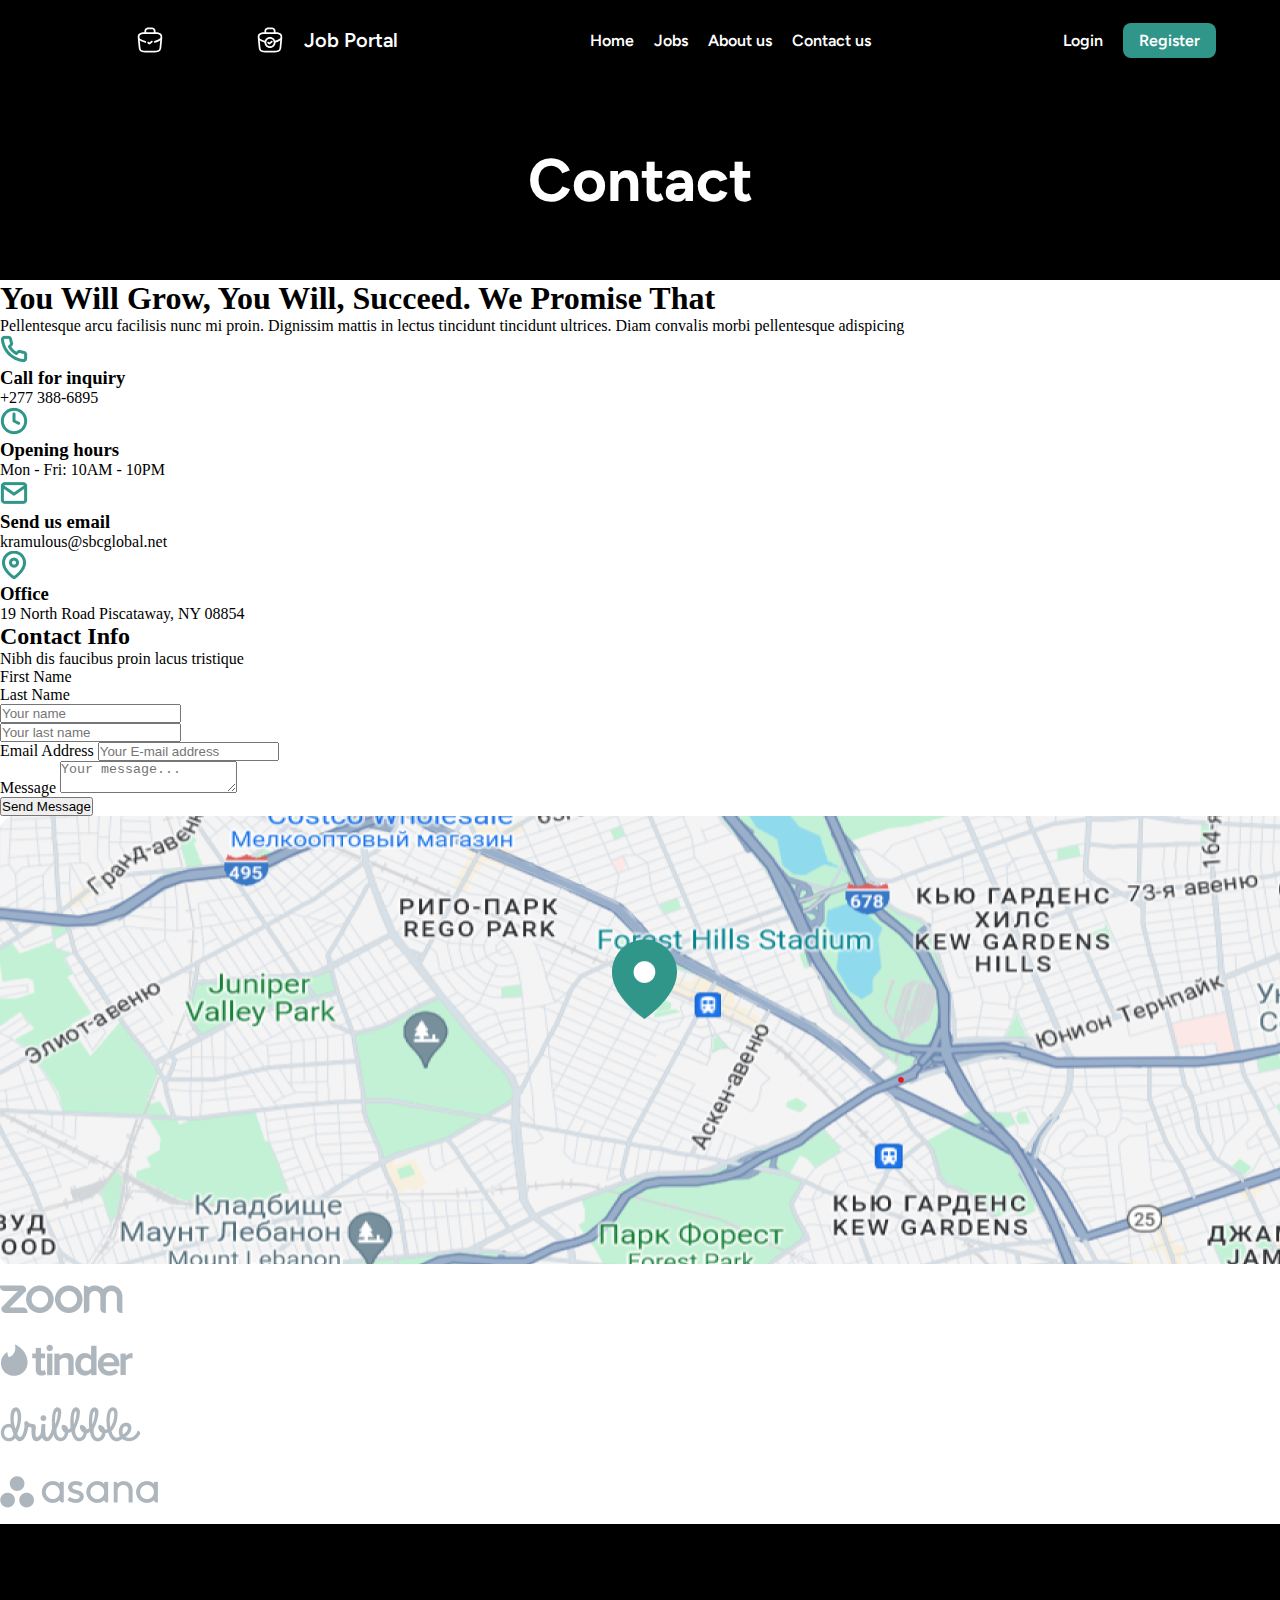
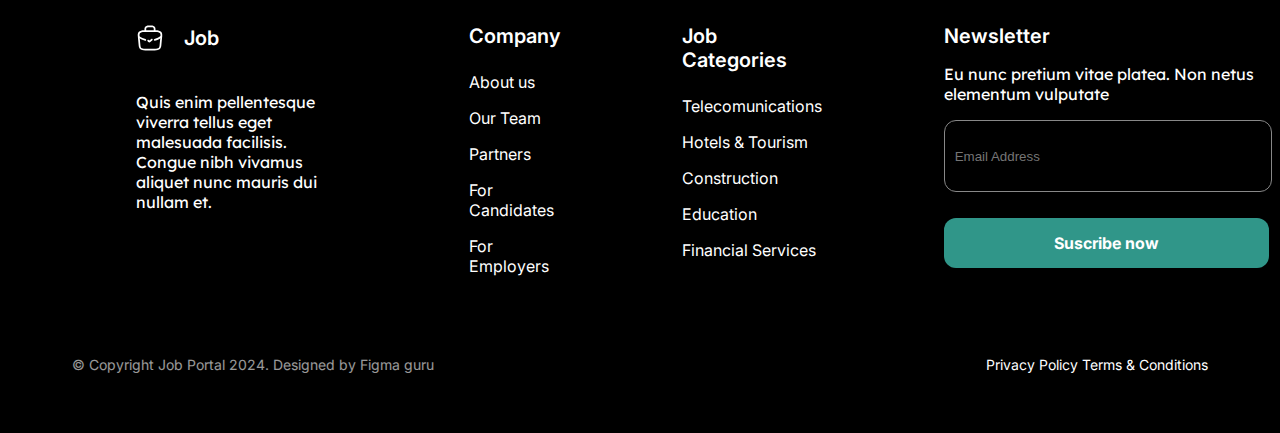
<file: contact.html>
<!DOCTYPE html>
<html lang="en">
<head>
    <meta charset="UTF-8">
    <meta name="viewport" content="width=device-width, initial-scale=1.0">
    <link rel="stylesheet" href="styles.css">
    <link rel="preconnect" href="https://fonts.googleapis.com">
    <link rel="preconnect" href="https://fonts.gstatic.com" crossorigin>
    <link href="https://fonts.googleapis.com/css2?family=Figtree:ital,wght@0,300..900;1,300..900&family=Inter:ital,opsz,wght@0,14..32,100..900;1,14..32,100..900&family=Lexend:wght@100..900&display=swap" rel="stylesheet">
    <title>Document</title>
</head>
<body>
    <main class="main5">
        <header class="header">
            <div class="logotipo">
                <img src="img/logo.svg" id="desktop-logo" alt="a logo">
                <img src="img/logo-mobile.svg" id="mobile-logo" alt="a logo"> 
                <p class="desktop-name">Job Portal</p>
                <p class="mobile-name">Jobs</p>
            </div>
            <nav class="menu-bar" aria-label="menu-bar">
                <ul class="main-menu" id="page-bar">
                    <li><a >Home</a></li>
                    <li><a>Jobs</a></li>
                    <li ><a>About us</a></li>
                    <li><a>Contact us</a></li>
                </ul>
            </nav>
            <nav class="login-bar" aria-label="login-bar">
                <ul class="main-menu">
                    <li><a>Login</a></li>
                    <li><a href="#" class="in-label">Register</a></li>
                </ul>
            </nav>
        </header>


        <!-- Cambios -->
        <section class="search-bar">
            <div class="search-title4">
                <h1>Contact</h1>
            </div>
        </section>

        <section class="contenedor">
            <div class="bloque1">
                <h1>You Will Grow, You Will, Succeed. We Promise That</h1>
                <p>Pellentesque arcu facilisis nunc mi proin. Dignissim mattis
                    in lectus tincidunt tincidunt ultrices. Diam convalis morbi
                    pellentesque adispicing
                </p>
                <div>
                    <ul class="lista1">
                        <li><ul>
                            <li><img src="img/Vector.png"></li>
                            <li><h3>Call for inquiry<h3></li>
                            <li><p>+277 388-6895</p></li>
                        </ul></li>
                        <li><ul>
                            <li><img src="img/clock.png"></li>
                            <li><h3>Opening hours<h3></li>
                            <li><p>Mon - Fri: 10AM - 10PM</p></li>
                        </ul></li>
                    </ul>
                    <ul class="lista2">
                        <li><ul>
                            <li><img src="img/mail.png" class="imagen"></li>
                            <li><h3>Send us email<h3></li>
                            <li><p>kramulous@sbcglobal.net</p></li>
                        </ul></li>
                        <li><ul>
                            <li><img src="img/map-pin.png" class="imagen"></li>
                            <li><h3>Office<h3></li>
                            <li><p>19 North Road Piscataway, NY 08854</p></li>
                        </ul></li>
                    </ul>
                </div>
            </div>
            <div class="bloque2">
                <h2>Contact Info</h2>
                <p>Nibh dis faucibus proin lacus tristique</p>
                <div class="row">
                    <div class="group">
                        <label for="first-name">First Name</label>
                    </div>
                    <div class="group">
                        <label for="last-name">Last Name</label>
                    </div>
                </div>
                <div class="row">
                    <div class="group">
                        <input type="text" id="first-name" placeholder="Your name">
                    </div>
                    <div class="group">
                        <input type="text" id="last-name" placeholder="Your last name">
                    </div>
                </div>
                <div class="row2">
                    <div class="group2">
                        <label for="email">Email Address</label>
                        <input type="email" id="email" placeholder="Your E-mail address">
                    </div>
                </div>
                <div class="row2">
                    <div class="group2">
                        <label for="message">Message</label>
                        <textarea id="message" placeholder="Your message..."></textarea>
                        
                    </div>
                </div>
                <div class="row2">
                    <div class="group2">
                        <button type="submit">Send Message</button>
                    </div>
                </div>
            </div>
        </section>

        <section class="map">
            <img src="img/FrontendImg.png">
        </section>

        <section class="social">
            <ul>
                <li><img src="img/zoom_logo.png"></li>
                <li><img src="img/tinder_logo.png"></li>
                <li><img src="img/dribbble_logo.png"></li>
                <li><img src="img/asana_logo.png"></li>
            </ul>
        </section>
        <!-- Cambios -->


        <footer class="footer">
            <div class="footer-info">
                <div class="description">
                    <div class="logotipo2">
                        <img src="img/logo.svg" alt="a logo"> 
                        <p>Job</p>
                    </div>
                    <p id="job-desc">Quis enim pellentesque viverra tellus eget malesuada facilisis. Congue nibh vivamus aliquet nunc mauris dui nullam et.</p>
                </div>
                <div class="f-list">
                    <p class="f-title">Company</p>
                    <ul class="footer-ul">
                        <li><a>About us</a></li>
                        <li><a>Our Team</a></li>
                        <li><a>Partners</a></li>
                        <li><a>For Candidates</a></li>
                        <li><a>For Employers</a></li>
                    </ul>
                </div>
                <div class="f-list">
                    <p class="f-title">Job Categories</p>
                    <ul class="footer-ul">
                        <li><a>Telecomunications</a></li>
                        <li><a>Hotels & Tourism</a></li>
                        <li><a>Construction</a></li>
                        <li><a>Education</a></li>
                        <li><a>Financial Services</a></li>
                    </ul>
                </div>
                <div class="newsletter">
                    <p class="f-title">Newsletter</p>
                    <p id="news-desc">Eu nunc pretium vitae platea. Non netus elementum vulputate </p>
                    <input class="email-input" type="email" placeholder="Email Address">
                    <a href=# class="suscribe">Suscribe now</a>
                </div>
            </div>
            
            <div class="legals">
                <p class="opaque">© Copyright Job Portal 2024. Designed by Figma guru</p>
                <div>
                    <a>Privacy Policy<a>
                    </a> Terms & Conditions</a>
                </div>
            </div>
        </footer>
    </main>
</body>
</html>
</file>
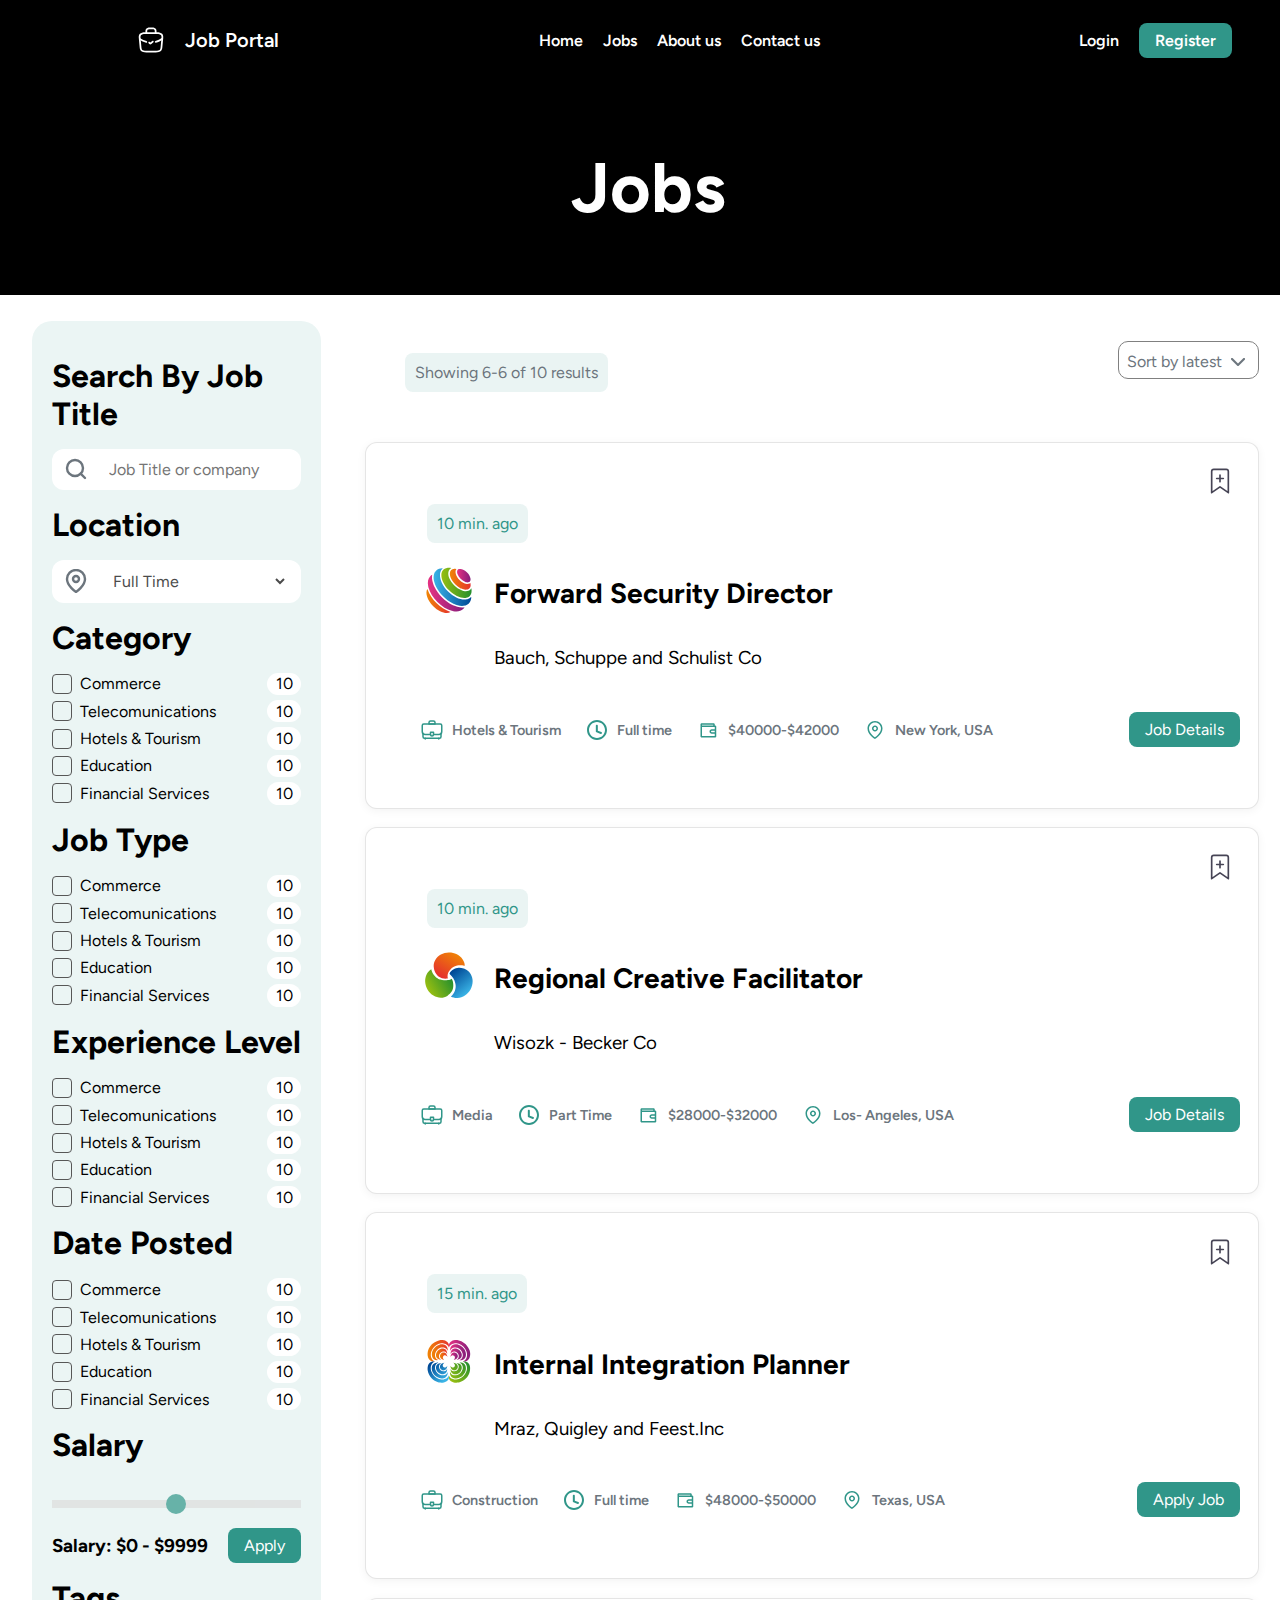
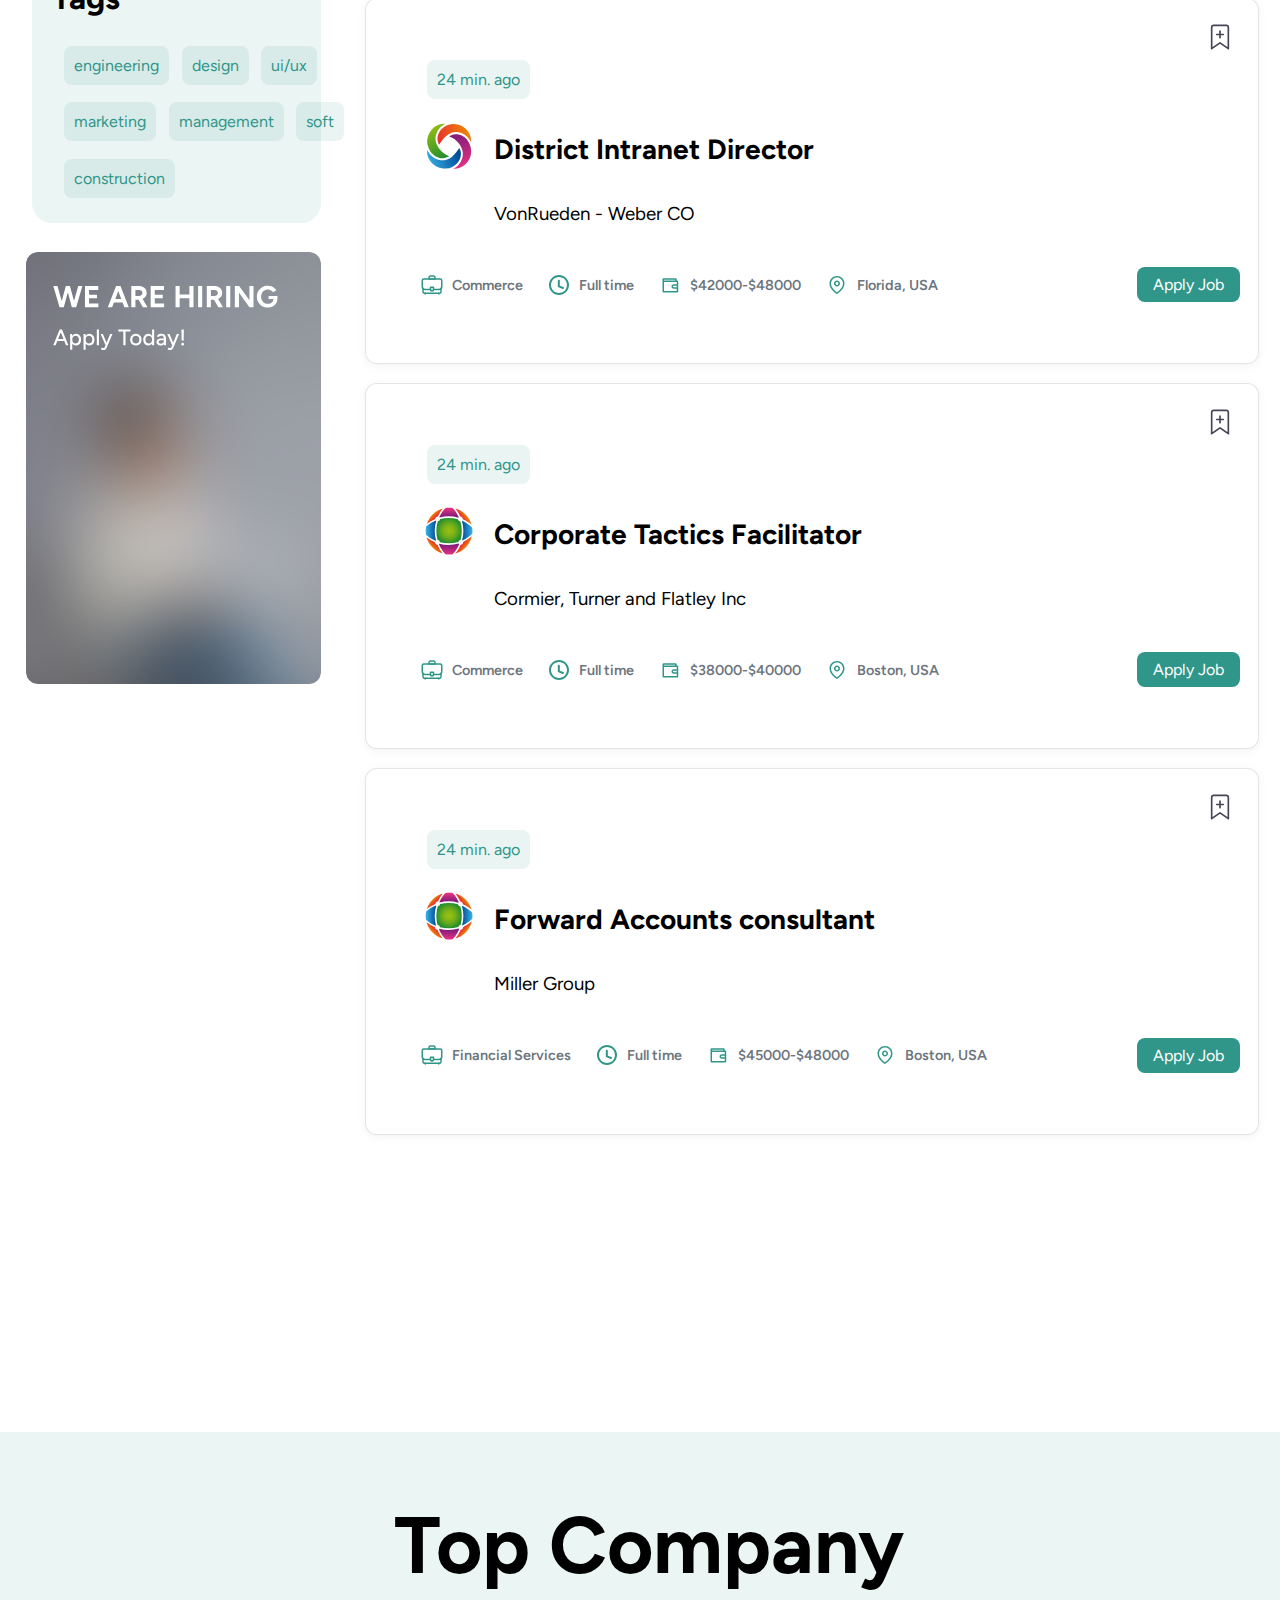
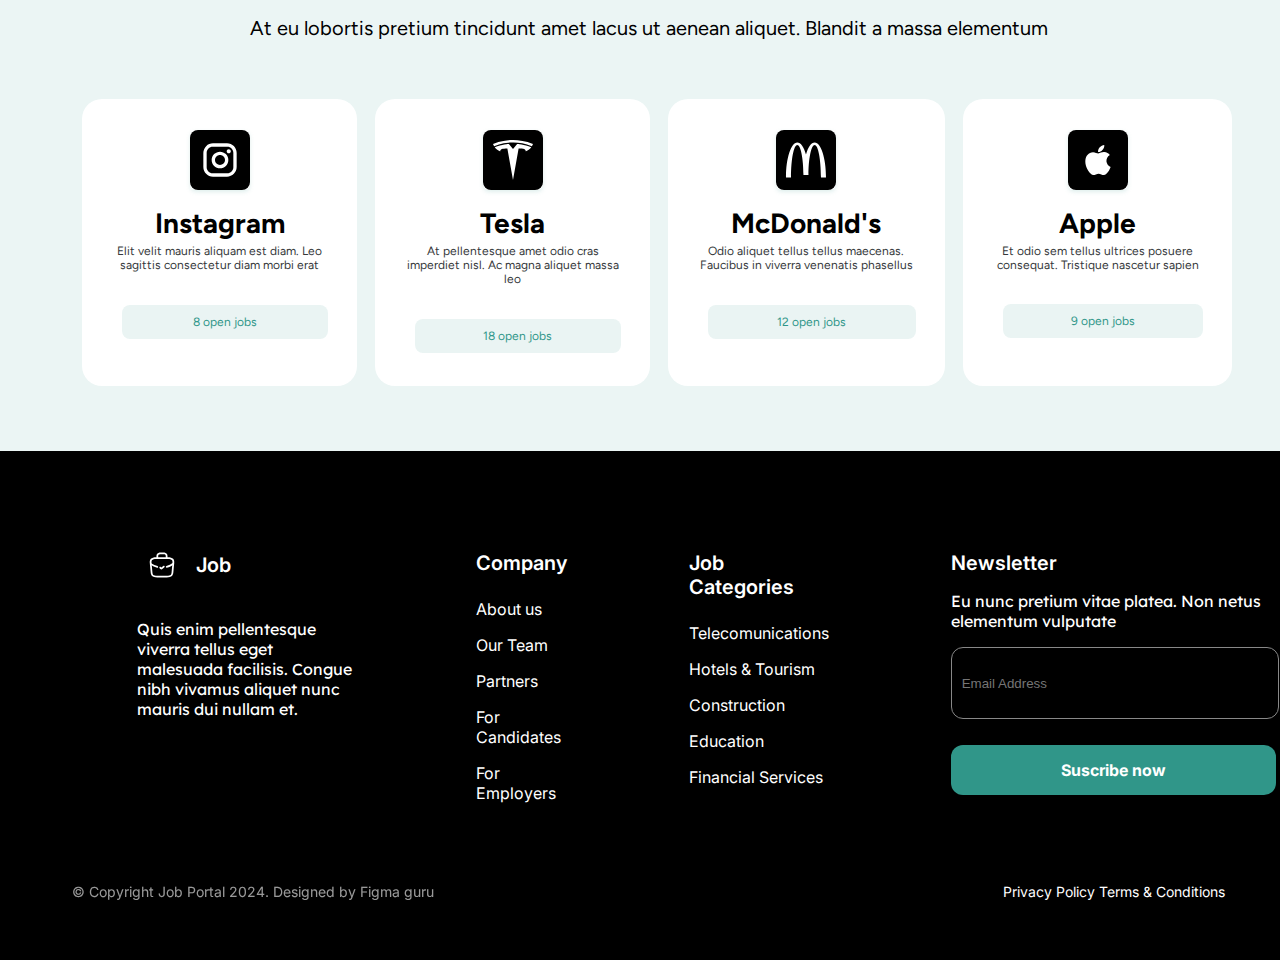
<file: jobs.html>
<!DOCTYPE html>
<html lang="en">
<head>
    <meta charset="UTF-8">
    <meta name="viewport" content="width=device-width, initial-scale=1.0">
    <link rel="stylesheet" href="styles_Jaime.css">
    <link rel="preconnect" href="https://fonts.googleapis.com">
    <link rel="preconnect" href="https://fonts.gstatic.com" crossorigin>
    <link href="https://fonts.googleapis.com/css2?family=Figtree:ital,wght@0,300..900;1,300..900&family=Inter:ital,opsz,wght@0,14..32,100..900;1,14..32,100..900&family=Lexend:wght@100..900&display=swap" rel="stylesheet">
    <title>Document</title>
</head>
<body>
    <main class="main">
        <header class="header">
            <div class="logotipo">
                <img src="img/logo.svg" id="desktop-logo" alt="a logo">
                <img src="img/logo-mobile.svg" id="mobile-logo" alt="a logo"> 
                <p class="desktop-name">Job Portal</p>
                <p class="mobile-name">Jobs</p>
            </div>
            <nav class="menu-bar" aria-label="menu-bar">
                <ul class="main-menu" id="page-bar">
                    <li><a >Home</a></li>
                    <li><a>Jobs</a></li>
                    <li ><a>About us</a></li>
                    <li><a>Contact us</a></li>
                </ul>
            </nav>
            <nav class="login-bar" aria-label="login-bar">
                <ul class="main-menu">
                    <li><a>Login</a></li>
                    <li><a href="#" class="in-label">Register</a></li>
                </ul>
            </nav>
        </header>
        <section class="Title-Banner">
            <h1>Jobs</h1>              
        </section>

        <section class="sidebar-list">

            <div class="Ambas-cosas">
                <div class="sidebar2">
                    <h1>Search By Job Title</h1>
                    <div class="InputWithIcon">
                        <img src="img/search.svg" width="24" height="24">
                        <input type="text" placeholder="Job Title or company">                            
                    </div>
                    <h1> Location</h1>
                    <div class="DropdownWithIcon">
                        <img src="img/map-pin-gray.svg" width="24" height="24">

                        <select id="job-type" name="job-type">
                            <option value="full-time">Full Time</option>
                            <option value="part-time">Part Time</option>
                            <option value="contract">Contract</option>
                            <option value="internship">Internship</option>
                        </select>                            
                    </div>
    
                    <h1>Category</h1>
                    <div class="category-container">
                        <div class="category-item">
                          <label class="category-label">
                            <input type="checkbox">
                            <span class="category-text">Commerce</span>
                            <span class="category-value">10</span>
                          </label>
                        </div>
                        
                        <div class="category-item">
                          <label class="category-label">
                            <input type="checkbox">
                            <span class="category-text">Telecomunications</span>
                            <span class="category-value">10</span>
                          </label>
                        </div>
    
                        <div class="category-item">
                            <label class="category-label">
                              <input type="checkbox">
                              <span class="category-text">Hotels & Tourism</span>
                              <span class="category-value">10</span>
                            </label>
                        </div>
    
                        <div class="category-item">
                            <label class="category-label">
                              <input type="checkbox">
                              <span class="category-text">Education</span>
                              <span class="category-value">10</span>
                            </label>
                        </div>
    
                        <div class="category-item">
                            <label class="category-label">
                              <input type="checkbox">
                              <span class="category-text">Financial Services</span>
                              <span class="category-value">10</span>
                            </label>
                        </div>
                    </div>
                    
                    <h1>Job Type</h1>
                    <div class="category-container">
                        <div class="category-item">
                          <label class="category-label">
                            <input type="checkbox">
                            <span class="category-text">Commerce</span>
                            <span class="category-value">10</span>
                          </label>
                        </div>
                        
                        <div class="category-item">
                          <label class="category-label">
                            <input type="checkbox">
                            <span class="category-text">Telecomunications</span>
                            <span class="category-value">10</span>
                          </label>
                        </div>
    
                        <div class="category-item">
                            <label class="category-label">
                              <input type="checkbox">
                              <span class="category-text">Hotels & Tourism</span>
                              <span class="category-value">10</span>
                            </label>
                        </div>
    
                        <div class="category-item">
                            <label class="category-label">
                              <input type="checkbox">
                              <span class="category-text">Education</span>
                              <span class="category-value">10</span>
                            </label>
                        </div>
    
                        <div class="category-item">
                            <label class="category-label">
                              <input type="checkbox">
                              <span class="category-text">Financial Services</span>
                              <span class="category-value">10</span>
                            </label>
                        </div>
                    </div>
    
                    <h1>Experience Level</h1>
                    <div class="category-container">
                        <div class="category-item">
                          <label class="category-label">
                            <input type="checkbox">
                            <span class="category-text">Commerce</span>
                            <span class="category-value">10</span>
                          </label>
                        </div>
                        
                        <div class="category-item">
                          <label class="category-label">
                            <input type="checkbox">
                            <span class="category-text">Telecomunications</span>
                            <span class="category-value">10</span>
                          </label>
                        </div>
    
                        <div class="category-item">
                            <label class="category-label">
                              <input type="checkbox">
                              <span class="category-text">Hotels & Tourism</span>
                              <span class="category-value">10</span>
                            </label>
                        </div>
    
                        <div class="category-item">
                            <label class="category-label">
                              <input type="checkbox">
                              <span class="category-text">Education</span>
                              <span class="category-value">10</span>
                            </label>
                        </div>
    
                        <div class="category-item">
                            <label class="category-label">
                              <input type="checkbox">
                              <span class="category-text">Financial Services</span>
                              <span class="category-value">10</span>
                            </label>
                        </div>
                    </div>
    
                    <h1>Date Posted</h1>
                    <div class="category-container">
                        <div class="category-item">
                          <label class="category-label">
                            <input type="checkbox">
                            <span class="category-text">Commerce</span>
                            <span class="category-value">10</span>
                          </label>
                        </div>
                        
                        <div class="category-item">
                          <label class="category-label">
                            <input type="checkbox">
                            <span class="category-text">Telecomunications</span>
                            <span class="category-value">10</span>
                          </label>
                        </div>
    
                        <div class="category-item">
                            <label class="category-label">
                              <input type="checkbox">
                              <span class="category-text">Hotels & Tourism</span>
                              <span class="category-value">10</span>
                            </label>
                        </div>
    
                        <div class="category-item">
                            <label class="category-label">
                              <input type="checkbox">
                              <span class="category-text">Education</span>
                              <span class="category-value">10</span>
                            </label>
                        </div>
    
                        <div class="category-item">
                            <label class="category-label">
                              <input type="checkbox">
                              <span class="category-text">Financial Services</span>
                              <span class="category-value">10</span>
                            </label>
                        </div>
                    </div>
    
                    <h1>Salary</h1>
                    <input class="slide"type="range"></input>
                    <div class="salary-apply">
                        <h3>Salary: $0 - $9999</h3>
                        <a href="#" class="in-label">Apply</a>
                    </div>
                    <h1>Tags</h1>
                    <div class="tags">
                        <p class="tag">engineering</p>
                        <p class="tag">design</p>
                        <p class="tag">ui/ux</p>
                    </div>
                    <div class="tags">
                        <p class="tag">marketing</p>
                        <p class="tag">management</p>
                        <p class="tag">soft</p>
                    </div>
                    <div class="tags">
                        <p class="tag">construction</p>
                        
                    </div>                
                </div>
    
                <div class="sidebarImage">  
                    <img  src="img/sidebarImage.svg" alt="sidebar image">
                </div>

                
            </div>
                     
            <div class="jobList">
                <div class="texto">
                    <ul>
                        <li><p>Showing 6-6 of 10 results</p></li>
                        <li><h4>Sort by latest <img src="img/chevron-down.png" alt=""></h4></li>
                    </ul>
                </div>
                <div class="card">
                    <div class="card-top">
                        <p>10 min. ago</p>
                        <img src="img/bookmark.svg" width="40" height="40" alt="bookmark">
                    </div>
                    <div class="card-middle">
                        <img src="img/Logotipo1.svg" width="50" height="60" alt="time">
                        <div class="card-text">
                            <h1> Forward Security Director</h1>
                            <h3>Bauch, Schuppe and Schulist Co</h3>
                        </div>
                    </div>
                    <div class="card-bottom">
                        <ul class="card-details">
                            <li><img src="img/briefcase.svg" width="24" height="24">Hotels & Tourism</li>
                            <li><img src="img/time.svg" width="24" height="24">Full time</li>
                            <li><img src="img/wallet.svg" width="24" height="24">$40000-$42000</li>
                            <li><img src="img/location.svg" width="24" height="24">New York, USA</li>
                        </ul>
                        <a href="#" class="in-label">Job Details</a>
                    </div>
                    
                </div>
                <div class="card">
                    <div class="card-top">
                        <p>10 min. ago</p>
                        <img src="img/bookmark.svg" width="40" height="40" alt="bookmark">
                    </div>
                    <div class="card-middle">
                        <img src="img/Logotipo2.svg" width="50" height="60" alt="time">
                        <div class="card-text">
                            <h1> Regional Creative Facilitator</h1>
                            <h3>Wisozk - Becker Co</h3>
                        </div>
                    </div>
                    <div class="card-bottom">
                        <ul class="card-details">
                            <li><img src="img/briefcase.svg" width="24" height="24">Media</li>
                            <li><img src="img/time.svg" width="24" height="24">Part Time</li>
                            <li><img src="img/wallet.svg" width="24" height="24">$28000-$32000</li>
                            <li><img src="img/location.svg" width="24" height="24">Los- Angeles, USA</li>
                        </ul>
                        <a href="#" class="in-label">Job Details</a>
                    </div>
                    
                </div>
                <div class="card">
                    <div class="card-top">
                        <p>15 min. ago</p>
                        <img src="img/bookmark.svg" width="40" height="40" alt="bookmark">
                    </div>
                    <div class="card-middle">
                        <img src="img/Logotipo3.svg" width="50" height="60" alt="time">
                        <div class="card-text">
                            <h1> Internal Integration Planner</h1>
                            <h3>Mraz, Quigley and Feest.Inc</h3>
                        </div>
                    </div>
                    <div class="card-bottom">
                        <ul class="card-details">
                            <li><img src="img/briefcase.svg" width="24" height="24">Construction</li>
                            <li><img src="img/time.svg" width="24" height="24">Full time</li>
                            <li><img src="img/wallet.svg" width="24" height="24">$48000-$50000</li>
                            <li><img src="img/location.svg" width="24" height="24">Texas, USA</li>
                        </ul>
                        <a href="#" class="in-label">Apply Job</a>
                    </div>
                    
                </div>
                <div class="card">
                    <div class="card-top">
                        <p>24 min. ago</p>
                        <img src="img/bookmark.svg" width="40" height="40" alt="bookmark">
                    </div>
                    <div class="card-middle">
                        <img src="img/Logo2.svg" width="50" height="60">
                        <div class="card-text">
                            <h1> District Intranet Director</h1>
                            <h3>VonRueden - Weber CO</h3>
                        </div>
                    </div>
                    <div class="card-bottom">
                        <ul class="card-details">
                            <li><img src="img/briefcase.svg" width="24" height="24">Commerce</li>
                            <li><img src="img/time.svg" width="24" height="24" >Full time</li>
                            <li><img src="img/wallet.svg" width="24" height="24">$42000-$48000</li>
                            <li><img src="img/location.svg" width="24" height="24">Florida, USA</li>
                        </ul>
                        <a href="#" class="in-label">Apply Job</a>
                    </div>
                </div>
                <div class="card">
                    <div class="card-top">
                        <p>24 min. ago</p>
                        <img src="img/bookmark.svg" width="40" height="40" alt="bookmark">
                    </div>
                    <div class="card-middle">
                        <img src="img/Logo3.svg" width="50" height="60">
                        <div class="card-text">
                            <h1> Corporate Tactics Facilitator</h1>
                            <h3>Cormier, Turner and Flatley Inc</h3>
                        </div>
                    </div>
                    <div class="card-bottom">
                        <ul class="card-details">
                            <li><img src="img/briefcase.svg" width="24" height="24">Commerce</li>
                            <li><img src="img/time.svg" width="24" height="24" >Full time</li>
                            <li><img src="img/wallet.svg" width="24" height="24">$38000-$40000</li>
                            <li><img src="img/location.svg" width="24" height="24">Boston, USA</li>
                        </ul>
                        <a href="#" class="in-label">Apply Job</a>
                    </div>
                </div>
                <div class="card">
                    <div class="card-top">
                        <p>24 min. ago</p>
                        <img src="img/bookmark.svg" width="40" height="40" alt="bookmark">
                    </div>
                    <div class="card-middle">
                        <img src="img/Logo3.svg" width="50" height="60">
                        <div class="card-text">
                            <h1> Forward Accounts consultant</h1>
                            <h3>Miller Group</h3>
                        </div>
                    </div>
                    <div class="card-bottom">
                        <ul class="card-details">
                            <li><img src="img/briefcase.svg" width="24" height="24">Financial Services</li>
                            <li><img src="img/time.svg" width="24" height="24" >Full time</li>
                            <li><img src="img/wallet.svg" width="24" height="24">$45000-$48000</li>
                            <li><img src="img/location.svg" width="24" height="24">Boston, USA</li>
                        </ul>
                        <a href="#" class="in-label">Apply Job</a>
                    </div>
                </div>
            </div>
        </section>

        <section class="TopCompany">
            <div>
                <h1>Top Company</h1>
                <p>At eu lobortis pretium tincidunt amet lacus ut aenean aliquet. Blandit a massa elementum</p>
            </div>
            <div>
                <ul>
                    <li><img src="img/Instagram.svg" alt="Insta img"><h4>Instagram</h4><p>Elit velit mauris aliquam est diam. Leo sagittis consectetur diam morbi erat</p><h5>8 open jobs</h5></li>
                    <li><img src="img/Tesla.svg" alt="Tesla img"><h4>Tesla</h4><p>At pellentesque amet odio cras imperdiet nisl. Ac magna aliquet massa leo</p><h5>18 open jobs</h5></li>
                    <li><img src="img/McDonalds.svg" alt="McDonalds Img"><h4>McDonald's</h4><p>Odio aliquet tellus tellus maecenas. Faucibus in viverra venenatis phasellus</p><h5>12 open jobs</h5></li>
                    <li><img src="img/Apple.svg" alt="Apple img"><h4>Apple</h4><p>Et odio sem tellus ultrices posuere consequat. Tristique nascetur sapien</p><h5>9 open jobs</h5></li>
                </ul>
            </div>
        </section>
        

        <footer class="footer">
            <div class="footer-info">
                <div class="description">
                    <div class="logotipo">
                        <img src="img/logo.svg" alt="a logo"> 
                        <p>Job</p>
                    </div>
                    <p id="job-desc">Quis enim pellentesque viverra tellus eget malesuada facilisis. Congue nibh vivamus aliquet nunc mauris dui nullam et.</p>
                </div>
                <div class="f-list">
                    <p class="f-title">Company</p>
                    <ul class="footer-ul">
                        <li><a>About us</a></li>
                        <li><a>Our Team</a></li>
                        <li><a>Partners</a></li>
                        <li><a>For Candidates</a></li>
                        <li><a>For Employers</a></li>
                    </ul>
                </div>
                <div class="f-list">
                    <p class="f-title">Job Categories</p>
                    <ul class="footer-ul">
                        <li><a>Telecomunications</a></li>
                        <li><a>Hotels & Tourism</a></li>
                        <li><a>Construction</a></li>
                        <li><a>Education</a></li>
                        <li><a>Financial Services</a></li>
                    </ul>
                </div>
                <div class="newsletter">
                    <p class="f-title">Newsletter</p>
                    <p id="news-desc">Eu nunc pretium vitae platea. Non netus elementum vulputate </p>
                    <input class="email-input" type="email" placeholder="Email Address">
                    <a href=# class="suscribe">Suscribe now</a>
                </div>
            </div>
            
            <div class="legals">
                <p class="opaque">© Copyright Job Portal 2024. Designed by Figma guru</p>
                <div>
                    <a>Privacy Policy<a>
                    </a> Terms & Conditions</a>
                </div>
            </div>
        </footer>
    </main>
</body>
</html>
</file>
<file: styles.css>
* {
    margin: 0;
    padding: 0;
    
  }

  .main {
    display: grid;
    grid-template-areas:"header"
                        "search-bar"
                         "company-logos"
                         "jobs"
                         "category"
                         "info-block"
                         "banner"
                         "testimonials"
                         "blog"
                        "footer";
}

.search-container {
    display: flex;
    align-items: center;
    background: white;
    border-radius: 30px;
    box-shadow: 0 2px 10px rgba(0, 0, 0, 0.1);
    max-width: 800px;
    width: 100%;
    padding-left: 10px; /* important */ 
    margin-left: 22%;
  }

  .search-container input,
  .search-container select {
    flex: 1;
    border: none;
    padding: 10px;
    font-size: 16px;
    outline: none;
  }


  .search-container button {
    background: #309689;
    color: white;
    padding: 20px 25px;
    border: none;
    border-radius: 0 30px 30px 0;
    cursor: pointer;
    display: flex;
    align-items: center;
  }

  .search-container button i {
    margin-right: 5px;
  }



a { color: inherit; } 

.banner{
    grid-area: banner;
    margin-bottom: 120px;
}

.browser-title{
    font-family: 'Figtree';
    margin-top: 60px;
    display: flex;
    flex-direction: column;
    gap: 40px;
    justify-content: center;
}



.browser-title h1{
    text-align: center;
    font-size: 50px;
    font-weight: 700;
}

.browser-title h2{
    text-align: center;
    font-size: 16px;
    font-weight: 400;
}

.blog{
    grid-area: blog;
}

.blog-cards{
    margin-bottom: 60px;
    display: flex;
    gap:24px
}

.blogcard{
    display: flex;
    flex-direction: column;
    gap: 24px;
}

.blog-caption{
    display: flex;
    flex-direction: column;
    gap: 32px;
    font-family: 'Inter';
}

.blog-caption p{
    color: gray;
    font-size: 16px;
}
.blog-cards{
    margin-left: 72px;
    margin-top: 60px;
}

.blog-caption h2{
    width: 600px;
    font-size: 24px;
    font-weight: 600;
}

.blog-caption h3{
    color: #309689;
    font-size: 16px;
    font-weight: 600;
}

.blog-caption div{
    display: flex;
    gap: 12px;
}


.circle {
    width: 60px; /* Adjust as needed */
    height: 60px; 
    background-color:#309689; /* Change to match your design */
    border-radius: 50%; /* Makes it a circle */
    display: flex;
    align-items: center;
    justify-content: center;
}


.circle-logo{
    width: 28px;
    height: 28px;
}

.catcard{
    margin-top: 60px;
    background-color: white;
    width: 306px;
    height: 280px;
    display: flex;
    flex-direction: column;
    box-shadow: 0 2px 10px rgba(0, 0, 0, 0.05); /* Faint shadow */
    border: 1px solid rgba(0, 0, 0, 0.1); /* Very light border */
    align-items: center;
    justify-content: center;
    border-radius: 20px;
    gap:50px;
}



.catcard h1{
    font-size: 24px;
    font-weight: bold;
}

.review{
    margin-top: 60px;
    background-color: white;
    width: 350px;
    height: 400;
    display: flex;
    flex-direction: column;
    box-shadow: 0 2px 10px rgba(0, 0, 0, 0.05); /* Faint shadow */
    border: 1px solid rgba(0, 0, 0, 0.1); /* Very light border */
    align-items: center;
    justify-content: center;
    border-radius: 20px;
    gap:40px;
    padding: 40px;
    font-family: 'Inter';
}

.review h1{
    font-weight: 600;
    font-size: 24px;
}

.review p{
    font-style: italic;
    font-size: 16px;
    width: 340px;
    line-height: 24px;
}
.reviewer{
    display: flex;
    gap: 10px;
    justify-content: center;
    align-items: center;
}

.review-top{
    display: flex;
    flex-direction: column;
    gap: 24px;
    margin-right: 10%;
}
.card {
    border-radius: 12px;
    box-shadow: 0 2px 10px rgba(0, 0, 0, 0.05); /* Faint shadow */
    border: 1px solid rgba(0, 0, 0, 0.1); /* Very light border */
    padding: 16px;
    background: white;
    margin-right: 72px;
    
}

.card-borderless {
    margin-right: 3%;
    background: rgb(255, 255, 255);
}

.card-details{
    display: flex;
    padding-left: 36px;
    gap: 24px;
}

.card-details li{
    color: #6C757D;
    display: flex; 
    font-weight: 600;
    font-size: 16px;
    align-items: center;
    gap:1rem;
}

.card-top{
    display: flex;
    justify-content: space-between;
}

.card-bottom{
    display: flex;
    justify-content: space-between;
    margin-top: 40px;
    margin-bottom: 40px;
}

.card-middle{
    margin-left: 40px;
    display: flex;
    gap: 20px; 
}

.card-text{
    display: flex;
    flex-direction: column;
    gap: 20px;
}
.card-text h1{
    font-size: 28px;
}

.card-text h3{
    font-weight: 400;
}
.company-logos{
    display: flex;
    grid-area: company-logos;
    background-color: black;
    gap: 156px;
    padding: 40px 72px;
}
    
.category{
    margin-top: 40px;
    grid-area: category;
    background-color:rgba(48, 150, 137,0.1);
    padding-bottom: 120px;
}

.category-cards{
    padding-left: 72px;
    display: flex;
    gap: 40px;
}

.counter{
    font-family: 'Figtree';
    display: flex;
    margin-left: 72px;
    margin-top: 86px;
    gap:189px;  
    margin-bottom: 60px;
}

.counter div ul {
    display: flex;
    flex-direction: column;
    gap: 29px;
}

.counter-bold{
    color:#309689;
    font-weight: 700;
    font-size: 40px;
}

.counter-semibold{
    font-weight: 600;
    font-size: 24px;
}


.counter div ul li{
    width: 306px;
}

.description{
    width: 300px; /* Set the width of the box */
    height: 150px; /* Set the height of the box */
    margin-left: 72px;
    display: flex;
    flex-direction: column;
    gap: 40px;
}

.email-input {
    width: 306px;
    height: 50px;
    padding: 10px;
    border: 1px solid #888;
    border-radius: 12px;
    background: black;
    color: white;
    margin-bottom: 10px;
}

.footer{
    background-color: black;
    grid-area:footer;
    color: white;
    font-family: 'Inter';
}



.footer-info{
    display: flex;
    gap:122px;
    padding-top: 100px;
    padding-bottom: 80px;
    
}

.f-title{
    font-weight: 600;
    font-size:20px;
}

.f-list{
    display: flex;
    flex-direction: column;
    gap:24px;
}



.header {
    font-family: 'Figtree';
    font-weight: 600;
    padding: 26px 0px;
    color: white;
    background-color: black;
    align-items: center;
    display: flex;
    grid-area:header;
    justify-content: space-between;
}

.logotipo {
    display: flex;
    align-items:center;
}
  
.header div img {
    margin-left: 72px;
    margin-right: 10px; /* Adds some space between the logo and the text */
}
  
.footer div img{
    margin-right: 10px;
}

.footer-ul{
    display: flex;
    flex-direction: column;
    gap:16px;
}
.header div p {
    margin: 0; /* Removes default paragraph margins */
}

.info{
    display: flex;
    gap:86px;
}

.info-texts{
    font-family: 'Figtree';
    width: 600px;
}
.info-texts h1{
    font-size: 50px;
    margin-top: 93px;
    margin-bottom: 40px;
}
.info-texts p{
    margin-bottom: 60px;
}

.info-links{
    display: flex;
    gap: 24px;
    align-items: center;
}
.info-block{
    margin-top: 120px;
    grid-area: info-block;
    
}

.in-label {
    background-color: #309689;
    color: white;
    padding: 8px 16px;
    border-radius: 8px;
    text-decoration: none;
}

.in-label-wide {
    width: 20%;
    background-color: #309689;
    color: white;
    padding: 14px 16px;
    border-radius: 8px;
    text-decoration: none;
    align-content: center;
    display: flex;
    justify-content: center; /* Centra el texto horizontalmente */
    align-items: center; /* Centra el texto verticalmente */
}

.jobs{
    
    display: flex;
    flex-direction: column;
    grid-area: jobs;
}

#job-desc{
    font-family: 'Lexend';
}

.jobs-title{
    padding-top: 60px;
    padding-left: 72px;
    padding-right: 72px;
    font-family: 'Figtree';
}


.jobs-title h1{
    font-size: 50px ;
}

.jobs-title a{
    font-size: 24px;
    text-decoration: underline;
    color:#309689;  
    cursor:pointer;
}

.jobs-title ul{
    display: flex;
    justify-content: space-between;
    margin-top: 40px;
}

.jobs-listing{
    font-family: 'Figtree';
    margin-top: 112px;
    padding-left: 112px;
    display: flex;
    flex-direction: column;
    gap:24px;
}

.jobs-listing-sub p{
    font-family: 'Figtree';
    background-color: rgba(48, 150, 137,0.1);
    color:#309689;
    border-radius: 8px;
    padding: 10px;
    margin-left: 40px;
    margin-bottom: 24px;
 }

 .jobs-listing-sub h4{
    font-family: Figtree;
    font-weight: 600;
    font-size: 50px;
    line-height: 60px;
    letter-spacing: 0%;
 }

 .jobs-listing-sub h2{
    font-family: Figtree;
    font-weight: 400;
    font-size: 16px;
    line-height: 19.2px;
    letter-spacing: 0%;
 }

@media (min-width: 600px) {
    .job-details{
        font-family: 'Figtree';
        margin-top: 50px;
        padding-left: 50px;
        display: flex;
        flex-direction: column;
        gap:10%;   
    }

    .infoJobsSidebar {
        font-family: 'Figtree';
        background-color: #ffffff;
        display: flex;
        flex-direction: row;
        height: 2402px;
        padding-top: 20px;
        padding-bottom: 60px;
        padding-left: 72px;
        gap: 24px;
    }

    .side-bar {
        font-family: 'Figtree';
        height: fit-content;
        width: 49%; 
        margin-right: 3%;
    }

    .jobList {
        font-family: 'Figtree';
        flex: 3; /* Ajusta el tamaño según tus necesidades */
        background-color: #ffffff; /* Color de fondo para distinguir el contenido principal */
        padding: 20px; /* Espaciado interno */
    }

    .jobList p{
        font-family: 'Figtree';
        background-color: rgba(48, 150, 137,0.1);
        color:#309689;
        border-radius: 8px;
        padding: 10px;
        margin-left: 40px;
        margin-bottom: 24px;
     }

    .social-media {
        font-family: 'Figtree';
        display: flex;
        flex-direction: row;
        gap: 24px;
        padding-right: 72px;
    }

     .jobs-listing-sub{
        font-family: 'Figtree';
        margin-top: 5%;
        display: flex;
        flex-direction: column;
        gap:24px;
    }
}

.job-details p{
    font-family: 'Figtree';
    background-color: rgba(48, 150, 137,0.1);
    color:#309689;
    border-radius: 8px;
    padding: 10px;
    margin-left: 40px;
    margin-bottom: 24px;
 }

 .job-details h1{
    font-family: 'Figtree';
    font-weight: 600;
    font-size: 40px;
    line-height: 48px;
    letter-spacing: 0%;
    padding-bottom: 2%;
 }

 .sidebar-list {
    font-family: 'Figtree';
    margin-top: 2%;
    display: flex;
    flex-direction: row;
    gap: 24px;
}

.sidebar2 {
    margin-left: 2%;
    flex: 1; /* Ajusta el tamaño según tus necesidades */
    background-color: #EBF5F4;
    border-radius: 20px; /* Color de fondo para distinguir la barra lateral */
    padding: 20px; /* Espaciado interno */
}

.Tags h1{
    padding-top: 2%;
    font-family: 'Figtree';
    font-weight: 600;
    font-size: 24px;
    line-height: 28.8px;
    padding-bottom: 1%;
}

 .TagsList {
    font-family: 'Figtree';
    display: flex;
    flex-direction: row;
    gap: 24px;
    padding-right: 72px;
    padding-bottom: 50px;
    padding-top: 20px;
 }

 .Tags label{
    font-family: 'Figtree';
    background-color: rgba(48, 150, 137,0.1);
    color:#309689;
    border-radius: 8px;
    padding: 10px;
 }

 

 .social-media h1{
    font-family: Figtree;
    font-weight: 600;
    font-size: 20px;
    line-height: 24px;
    letter-spacing: 0%;
 }

.info-jobs {
    font-family: 'Figtree';
    flex: 60%;
}

.infoBlock {
    font-family: 'Figtree';
    flex: 60%;
}

.infoBlock h1 {
    font-family: 'Figtree';
    font-weight: 600;
    font-size: 24px;
    line-height: 28.8px;
    letter-spacing: 0%;
    padding-bottom: 2%;
}
.infoBlock h2 {
    font-family: 'Figtree';
    font-weight: 600;
    font-size: 24px;
    line-height: 28.8px;
    letter-spacing: 0%;
    padding-top: 2%;
    padding-bottom: 2%;
}
.infoBlock h3 {
    font-family: 'Figtree';
    font-weight: 600;
    font-size: 24px;
    line-height: 28.8px;
    letter-spacing: 0%;
    padding-top: 2%;
    padding-bottom: 2%;
}

.infoBlock p {
    font-weight: 400;
    font-size: 16px;
    line-height: 24px;
    letter-spacing: 0%;
    padding-bottom: 1%;
}

.infoBlock li{
    font-weight: 400;
    font-size: 16px;
    line-height: 40px;
    letter-spacing: 0%;
    padding-bottom: 1%;
}

.infoBlock li img {
    margin-right: 10px;
    vertical-align: middle;
    margin-right: 2%;
}

.jobs {
    flex: 40%;
    background-color: #EBF5F4;
}

.side-bar h1{
    font-family: Figtree;
    font-weight: 700;
    font-size: 18px;
    line-height: 21.6px;
    letter-spacing: 0%;

}

.Job-Element{
    margin-top: 20px;
    display: flex;
    gap: 20px; 
}

.details-text h1{
    font-family: Figtree;
    font-weight: 600;
    font-size: 16px;
    line-height: 19.2px;
    letter-spacing: 0%;
    display: flex;
    flex-direction: column;
    gap: 5px;
}

.details-text h3{
    color: #6C757D;
    font-family: Figtree;
    font-weight: 400;
    font-size: 16px;
    line-height: 19.2px;
    margin-top: 3%;
    letter-spacing: 0%;
    display: flex;
    flex-direction: column;
    gap: 5px;
}

.TopBar {
    background-color: #EBF5F4;
    border-radius: 20px;
    padding: 30px;
    margin-bottom: 10%;
}

.BottomBar {
    background-color: #EBF5F4;
    border-radius: 20px;
    padding: 30px;
}

.BottomBar a{
    margin-top: 5%;
    background-color: #309689;
    color: white;
    padding: 8px 16px;
    border-radius: 8px;
    text-decoration: none;
}

.InputWithIcon {
    margin-top: 10%;
    border-radius: 12px;
    padding-right: 12px;
    padding-left: 12px;
    display: flex;
    align-items: center;
    margin-bottom: 10px;
    background-color: #ffffff;
}

.InputWithIcon img {
    margin-right: 10px; 
}

.InputWithIcon input[type="text"] {
    width: 100%;
    padding: 10px;
    border: 1px solid #ccc;
    border-radius: 4px;
    box-sizing: border-box;
    font-family: 'Figtree';
    font-size: 16px;
    background-color: transparent;
    border-color: transparent;
    color: #000;
}

.DropdownWithIcon {
    margin-top: 10%;
    border-radius: 12px;
    padding-right: 12px;
    padding-left: 12px;
    display: flex;
    align-items: center;
    margin-bottom: 10px;
    background-color: #ffffff;
}

.DropdownWithIcon img {
    margin-right: 10px; 
}

.DropdownWithIcon select {
    width: 100%;
    padding: 10px;
    border: 1px solid #ccc;
    border-radius: 4px;
    box-sizing: border-box;
    font-family: 'Figtree';
    font-size: 16px;
    background-color: transparent;
    border-color: transparent;
    color: #4b4b4b;
}


.InputWithIconLarge {
    margin-top: 10%;
    border-radius: 12px;
    padding-right: 12px;
    padding-left: 12px;
    margin-bottom: 10%;
    display: flex;
    align-items: top;
    margin-bottom: 10px;
    background-color: #ffffff;
}

.InputWithIconLarge img {
    margin-right: 10px;
    margin-top: 11px;
}

.InputWithIconLarge textarea {
    height: 100px;
    width: 100%;
    padding: 10px;
    border: 1px solid #ccc;
    border-radius: 4px;
    box-sizing: border-box;
    font-family: 'Figtree';
    font-size: 16px;
    background-color: transparent;
    border-color: transparent;
    color: #000;
    resize: none;
    overflow: hidden;
    line-height: 1.5;
}

.jobs-listing p{
   background-color: rgba(48, 150, 137,0.1);
   color:#309689;
   border-radius: 8px;
   padding: 10px;
   margin-left: 40px;
   margin-bottom: 24px;
}

.jobs-amount {
    background-color: rgba(48, 150, 137,0.1);
    color:#309689;
    border-radius: 8px;
    padding: 10px;
    margin-left: 40px;
    margin-bottom: 24px;
 }

.opaque-label{
    background-color: rgba(48, 150, 137,0.1);
    color:#309689;
    border-radius: 8px;
    padding: 10px;
 }

li{list-style: none;}

.legals{
    font-size: 14px;
    display: flex;
    justify-content: space-between;
    padding-bottom: 60px;
    padding-left: 72px;
    padding-right: 72px;
}


#login-bar{
    margin-right: 72px;
}

#login-bar li {
    display: flex;
    align-items: center;
}

.logotipo{
    font-weight: 600;
    font-size:20px;
}

.main-menu{
    display: flex;
    gap: 20px;
    font-size:16px;
    
}

.main-menu li{
    gap: 20px;
}

#news-desc{
    font-family: 'Lexend';
}
.newsletter{
    display: flex;
    flex-direction: column;
    gap: 16px;
    max-width: 350px;
}

.opaque{
    opacity: 0.6;
}

.responsive-img1{
    margin-left: 72px;
    border-radius: 20px;
}

.responsive-img2{
    width: 1296px;
    margin-left: 72px;
    border-radius: 20px;
}


.search-bar{
    background-color: black;
    color:white;
    grid-area: search-bar;
    font-family: 'Figtree';
    padding: 100px 268px;
    display: flex;
    flex-direction: column;
}

.Title-Banner {
    text-align: center;
    background-color: black;
    color:white;
    grid-area: search-bar;
    font-family: 'Figtree';
    padding: 5% 5%;
    display: flex;
    flex-direction: column;
}

.Title-Banner h1 {
    font-size: 70px;
    text-align: center;
}

.search-bar h1{
    font-size: 70px;
}

.search-bar h2{
    text-align: center;
    font-size: 18px;
    font-weight: 400;
}

.search-bar .job-search-bar{
    align-self: center;
}


.suscribe{
    display: flex;
    align-items: center;
    justify-content: center;
    width: 325px;
    height: 50px;
    background-color: #309689;
    border-radius: 12px;
    font-size: 16px;
    font-weight: 700;
    text-decoration: none;

}

* {
    margin: 0;
    padding: 0;
  }

.main{
    display: grid;
    grid-template-areas:"header"
                        "search-bar"
                        "sidebar-list"
                        "TopCompany"
                        "footer";
}

li{list-style: none;}
a { color: inherit; } 
.mobile-name{
    display: none;
}

/*HEADER*/
.header {
    font-family: 'Figtree';
    font-weight: 600;
    padding: 26px 0px;
    color: white;
    background-color: black;
    align-items: center;
    display: flex;
    flex-direction: row;
    grid-area:header;
    justify-content: space-between;
    
}
.header div p {
    margin: 0; /* Removes default paragraph margins */
}
.search-bar{
    background-color: black;
    color:white;
    grid-area: search-bar;
    font-family: 'Figtree';
    padding-top: 5%;
    padding-bottom: 5%;
    display: flex;
    flex-direction: column;
    justify-content: center;
    gap: 40px;
}
.search-bar h1{
    font-size: 70px;
    text-align: center;
}
.search-bar h2{
    text-align: center;
    font-size: 18px;
    font-weight: 400;
}
.search-bar .job-search-bar{
    align-self: center;
}
.search-title4 h1{
    font-size: 60px;
}
.main-menu{
    display: flex;
    gap: 20px;
    font-size:16px;
    
}
.main-menu li{
    gap: 20px;
}
.login-bar{
    margin-right: 5%;
    display: flex;
    align-items: center;
}
.in-label {
    background-color: #309689;
    color: white;
    padding: 8px 16px;
    border-radius: 8px;
    text-decoration: none;
}
.logotipo{
    display: flex;
    flex-direction: row;
    align-items:center;
    margin-left: 5%;
    font-weight: 600;
    font-size:20px;
    gap: 10px;
}

/*CUERPO*/
.Title-Banner {
    text-align: center;
    background-color: black;
    color:white;
    grid-area: search-bar;
    font-family: 'Figtree';
    padding: 5% 5%;
    display: flex;
    flex-direction: column;
    font-size: 40px;
}
.sidebar-list {
    font-family: 'Figtree';
    margin-top: 2%;
    display: flex;
    flex-direction: row;
    gap: 24px;
}


.Ambas-cosas {
    margin-left: 2%;
    flex: 0.7; /* Ajusta el tamaño según tus necesidades */
}

.sidebar2 {
    
    background-color: #EBF5F4;
    border-radius: 20px; /* Color de fondo para distinguir la barra lateral */
    padding: 20px; /* Espaciado interno */
    height: fit-content;

}

.jobList {
    font-family: 'Figtree';
    flex: 3; /* Ajusta el tamaño según tus necesidades */
    background-color: #ffffff; /* Color de fondo para distinguir el contenido principal */
    padding: 20px; /* Espaciado interno */
}
 .card {
    border-radius: 12px;
    box-shadow: 0 2px 10px rgba(0, 0, 0, 0.05); /* Faint shadow */
    border: 1px solid rgba(0, 0, 0, 0.1); /* Very light border */
    padding: 2%;
    background: white;
    margin-right: 2%;
    margin-bottom: 2%;
}
.card p{
    font-family: 'Figtree';
    background-color: rgba(48, 150, 137,0.1);
    color:#309689;
    border-radius: 8px;
    padding: 10px;
    margin-left: 5%;
    margin-bottom: 2%;
    margin-top: 5%;
 }
.card-borderless {
    margin-right: 3%;
    background: rgb(255, 255, 255);
}
.card-details{
    display: flex;
    padding-left: 36px;
    gap: 24px;
}
.card-details li{
    color: #6C757D;
    display: flex; 
    font-weight: 600;
    font-size: 90%;
    align-items: center;
    gap:0.5rem;
}
.card-top{
    display: flex;
    justify-content: space-between;
}
.card-bottom{
    display: flex;
    justify-content: space-between;
    margin-top: 5%;
    margin-bottom: 5%;
}
.card-middle{
    margin-left: 40px;
    display: flex;
    gap: 20px; 
}
.card-text{
    display: flex;
    flex-direction: column;
    gap: 20px;
}
.card-text h1{
    font-size: 28px;
}
.card-text h3{
    font-weight: 400;
}
.texto ul{
    display: flex;
    justify-content: space-between;
    margin-right: 2%;
    margin-bottom: 5%;
    
}
.texto h4{
    color: #6C757D;
    font-weight: normal;
    margin-bottom: 2%;
    border: 1.5px solid grey;
    padding: 8px;
    border-radius: 10px;
}
.texto p{
    color: #6C757D;
    font-weight: normal;
    margin-bottom: 2%;
    margin-top: 5%;
}
.texto img{
    width: auto;
    max-height:10%;
    margin-bottom: -6%;
}

.TopCompany{
    margin-top: 10%;
    text-align: center;
    font-family: 'Figtree';
    padding: 5% 5%;
    display: flex;
    flex-direction: column;
    font-size: 40px;
    background-color: #EBF5F4;
}
.TopCompany p{
    margin-top: 2%;
    font-size: 50%;
    font-weight: normal;
    word-wrap: break-word;
    overflow-wrap: break-word;
}
.TopCompany ul{
    margin-top: 5%;
    display: flex;
    justify-content: space-between;
}
.TopCompany ul p{
    color:#35383a;
    font-size: 30%;
}
.TopCompany li{
    background-color: #ffffff;
    border-radius: 20px;
    margin-left: 1.5%;
    padding: 2.5%;
    justify-content: center;
    align-items: center;
    text-align: center;
}
.TopCompany h4{
    text-align: center;
    font-weight: bold;
    font-size: 70%;
}
.TopCompany h5{
    background-color: rgba(48, 150, 137,0.1);
    color:#309689;
    border-radius: 8px;
    padding: 10px;
    margin-left: 5%;
    margin-bottom: 2%;
    margin-top: 15%;
    font-size: 30%;
    font-weight: normal;
    justify-content: flex-end;
 }
/*FOOTER*/
.footer{
    background-color: black;
    grid-area:footer;
    color: white;
    font-family: 'Inter';
    
}
.footer-info{
    margin-left: 5%;
    display: flex;
    gap:122px;
    padding-top: 100px;
    padding-bottom: 80px;
    
}
.footer-ul{
    display: flex;
    flex-direction: column;
    gap:16px;
}
.description{
    width: 300px; /* Set the width of the box */
    height: 150px; /* Set the height of the box */

    display: flex;
    flex-direction: column;
    gap: 40px;
}
.logotipo2{
    display: flex;
    flex-direction: row;
    align-items:center;
    font-weight: 600;
    font-size:20px;
    gap: 10px;
}
#job-desc{
    font-family: 'Lexend';
}
.f-title{
    font-weight: 600;
    font-size:20px;
}
.f-list{
    display: flex;
    flex-direction: column;
    gap:24px;
}
#news-desc{
    font-family: 'Lexend';
}
.newsletter{
    display: flex;
    flex-direction: column;
    gap: 16px;
    max-width: 350px;
}
.email-input {
    width: 306px;
    height: 50px;
    padding: 10px;
    border: 1px solid #888;
    border-radius: 12px;
    background: black;
    color: white;
    margin-bottom: 10px;
}
.suscribe{
    display: flex;
    align-items: center;
    justify-content: center;
    width: 325px;
    height: 50px;
    background-color: #309689;
    border-radius: 12px;
    font-size: 16px;
    font-weight: 700;
    text-decoration: none;

}
.legals{
    font-size: 14px;
    display: flex;
    justify-content: space-between;
    padding-bottom: 60px;
    padding-left: 72px;
    padding-right: 72px;
}

.checkboxItem{
    display: flex;
    gap: 1rem;
}

.checkboxItem img{
    padding-left: 10rem;
}

.salary-apply{
    display: flex;
    align-items: center;
    justify-content: space-between;
}

.tag {
    font-family: 'Figtree';
    background-color: rgba(48, 150, 137,0.1);
    color:#309689;
    border-radius: 8px;
    padding: 10px;
    margin-left: 5%;
    margin-bottom: 2%;
    margin-top: 5%;
    display: inline;
 }

 .tags{
    display: flex;
 }



 .checktext{
    display: flex;
 }

 .category-container {
    font-family: figtree;
    max-width: 400px;
    font-weight: 400;
  }
  
  .category-item {
    margin-bottom: 5px;
  }
  
  .category-label {
    display: flex;
    align-items: center;
    font-size: 16px;
  }
  
  .category-text {
    flex-grow: 1;
    margin-left: 8px;
  }
  
  .category-value {
    width: 2.1rem;
    height: 1.4rem;
    background-color: #ffffff;
    border-radius: 12px;
    display: flex;
    justify-content: center;
    align-items: center;
  }

  /* Estilo general para los checkboxes */
input[type="checkbox"] {
    appearance: none; /* Elimina el estilo predeterminado del navegador */
    width: 20px;
    height: 20px;
    border: 1px solid #575757; /* Borde del checkbox */
    border-radius: 4px; /* Bordes redondeados */
    background-color: transparent; /* Fondo transparente */
    cursor: pointer;
}

/* Estilo para el estado marcado del checkbox */
input[type="checkbox"]:checked {
    background-color: #000; /* Fondo del checkbox cuando está marcado */
    border: 2px solid #000; /* Borde del checkbox cuando está marcado */
    position: relative;
}

/* Estilo para el ícono de verificación */
input[type="checkbox"]:checked::after {
    content: '';
    position: absolute;
    top: 2px;
    left: 6px;
    width: 6px;
    height: 12px;
    border: solid #fff;
    border-width: 0 2px 2px 0;
    transform: rotate(45deg);
}

.sidebar-list h1{
    margin-top: 0.5rem;
    margin-bottom: 0.5rem;
}

.sidebarImage img{
    margin-top: 10%;
    width: 100%;
    height: 100%;
    border-radius: 12px;
}

.select {
    flex: 1;
    border: none;
    padding: 10px;
    font-size: 16px;
    outline: none;
}



@media (max-width: 600px) {



    #desktop-logo{
        display: none;
    }

    #mobile-logo{
        display: block;
    }

     body{
        overflow-x: hidden;
    }

    .header  {
        max-width: 100vw;
    }

    .footer{
        max-width: 100vw;
    }

   .footer-info{
    margin-left: 0;
    flex-direction: column;
   }

   .logotipo2{
    margin: 0;
    align-self: center;
   }

   .description{
    align-self: center;
    text-align: center;
   }
   .f-list{
    text-align: center;
   }

   .newsletter{
    align-self: center;
    text-align: center;
   }


   .mobile-name{display:block;}

   .desktop-name{display: none;}

   .menu-bar{display: none;}


   .main {
    display: grid;
    grid-template-areas:"header"
                        "search-bar"
                        "company-logos"
                        "jobs"
                        "category"
                        "info-block"
                        "testimonials"
                        "blog"
                        "footer"
                        "Title-Banner";
    }
   
   .banner{
        display: none; 
    }
   
   .Title-Banner {
        max-width: 100vw;
        width: 100%;
        background-color: black;
        color:white;
        grid-area: search-bar;
        font-family: 'Figtree';
        padding: 5% 5%;
        display: flex;
        flex-direction: column;
    }

    .Title-Banner h1 {
        margin-right: 5%;
        align-self: center;
        font-size: 40px;
    }

    .job-details{
        max-width: 100vw;
        width: 100%;
        font-family: 'Figtree';
        display: flex;
        flex-direction: column;  
    }

    .card-borderless {
        margin-left: 5%;
        margin-right: 7%;
        margin-top: 5%;
        padding-top: 5%;
        background: rgb(255, 255, 255);
        border-radius: 12px;
        box-shadow: 0 2px 10px rgba(0, 0, 0, 0.05); /* Faint shadow */
        border: 1px solid rgba(0, 0, 0, 0.1); /* Very light border */
    }

    .in-label-wide {
        margin-left: 6%;
        width: 80%;
        background-color: #309689;
        color: white;
        border-radius: 8px;
        text-decoration: none;
        align-content: center;
        display: flex;
        justify-content: center; /* Centra el texto horizontalmente */
        align-items: center; /* Centra el texto verticalmente */
    }

    .infoJobsSidebar {
        max-width: 100vw;
        width: 100%;
        font-family: 'Figtree';
        display: flex;
        flex-direction: column;
        height: fit-content;
        background-color: #ffffff;
    }       

    .side-bar {
        padding-top: 10%;
        padding-bottom: 5%;
        margin-left: 5%;
        margin-right: 7%;
        font-family: 'Figtree';
        height: fit-content;
        order: -1;
    }

    .infoBlock {
        padding-top: 10%;
        padding-bottom: 10%;
        margin-left: 5%;
        margin-right: 7%;
    }

    .Tags{
        padding-top: 5%;
        padding-bottom: 5%;
        margin-left: 5%;
        margin-right: 7%;
    }

    .social-media{
        padding-top: 5%;
        padding-bottom: 5%;
        margin-left: 5%;
        margin-right: 7%;
    }

    .jobs-listing-sub{
        font-family: 'Figtree';
        margin-top: 5%;
        display: flex;
        flex-direction: column;
        gap:24px;
        padding-top: 5%;
        padding-bottom: 5%;
        margin-left: 5%;
        margin-right: 7%;
    }

    .map img{
        width: 100%;
        height: 100%;
        border-radius: 20px;
        margin-top: 5%;
    }

    .infoBlock h1 {
        font-family: 'Figtree';
        font-weight: 600;
        font-size: 24px;
        line-height: 28.8px;
        letter-spacing: 0%;
        padding-bottom: 7%;
    }

    .infoBlock h2 {
        font-family: 'Figtree';
        font-weight: 600;
        font-size: 24px;
        line-height: 28.8px;
        letter-spacing: 0%;
        padding-top: 9%;
        padding-bottom: 7%;
    }

    .infoBlock p {
        font-weight: 400;
        font-size: 16px;
        line-height: 24px;
        letter-spacing: 0%;
        padding-bottom: 1%;
    }

    .responsive-img1{
        width: 353px;
        height: 353px;
    }

    .search-title{
        display: flex;
        flex-direction: column;
        gap: 12px;
    }

    .search-bar h1{
        font-size: 32px;
    }
    .search-bar h2{
        font-size: 18px;
        width: 300px;
        margin-left: 25%;
    }

    .search-container {
        flex-direction: column;
        max-width: 50%;
        border-radius: 20px;
        padding: 15px;
        position: relative;
        gap: 10px;
    }

    .search-container select{
        width: 100%;
        border-bottom: 2px solid rgb(198, 190, 190);
    }
    .search-container input{
      width: 90%;
      border-bottom: 2px solid rgb(198, 190, 190);
    }
    
    .search-container button {
        width: 100%;
        border-radius: 8px;
    }

    .search-container p {
        padding-left: 30%;
        font-size: 16px;
      }
    
    .circle-logos{
        padding-left: 12%;
        display: flex;
        gap: 20px;
        align-self: center;
        margin-right: 12%;
    }

    .circle{
        width: 40px; /* Adjust as needed */
        height: 40px;
    }

    .circle-logo{
        width: 20px;
        height: 20px;
    }

    .mobile-company{
        display: flex;
        background-color: black;
        gap: 5%;
        padding-left: 10%;
        padding-bottom: 40px;
    }

    .desktop-company{
        display: none;
    }

    .jobs{
        max-width: 100vw;
    }
    .jobs-title{
        text-align: center;
    }

    .jobs-title ul{
        margin-left: 10%;
    }

    #view-all{
        display: none;
    }

    .card-bottom{
        flex-direction: column;
        gap: 40px;
    }

    .card-bottom a{
        text-align: center;
    }
    .card-details{
        flex-direction: column;
    }

    .card-middle{
        flex-direction: column;
    }

    #m-view-all{
        display: block;
        text-align: center;
        padding-top: 10%;
        padding-bottom: 10%;
        text-decoration:underline;
        font-size: 24px;
        text-decoration: underline;
        color:#309689;  
        cursor:pointer;
    }
    
    .browser-title h1{
        font-size: 28px;
    }
    .browser-title h2{
       padding-left: 5%;
       padding-right: 5%;
    }

    .category-cards{
        flex-direction: column;
        padding-left: 20%;
    }


    .info-block{
        max-width: 100vw;
    }

    .info{
        flex-direction: column;
        gap: 0px;
    }

    .info img{
        margin-left: 20%;
    }

    .info-texts{
        text-align: center;
        padding-left: 10%;
    }
    .info-texts h1{
        font-size: 28px;
        width: 50%;
        padding-left: 20%;
    }

    .info-texts p{
        max-width: 50%;
        padding-left: 20%;
    }

    .info-links{
        padding-left: 25%;
    }

    .counter{
        flex-direction: column;
        text-align: center;
        padding-left: 20%;
        gap: 24px;
        max-width: 50%;
    }

    .testimonials{
        max-width: 100vw;
    }

    .testimonials-title h1{
        font-size: 28px;
    }

    .testimonials-title h2{
       text-align: center;
       max-width: 80%;
       padding-left: 10%;
    }

    .review{
        padding-right: 5%;
    }

    .review-cards{
       flex-direction: row;
       justify-content: start;
    }
    
    .responsive-img3{
        width:333px ;
        height: 353px;
        border-radius: 20px;
    }

    .blog{
        max-width: 100vw;
    }

    .blog-cards{
        margin-bottom: 60px;
        display: flex;
        gap:20px
    }
    
    .blog-caption{
        gap:5px;
    }

    .blog-caption h2{
        max-width: 60%;
        max-width: 300px;
    }

    #blog-view-all{
        display: none;
    }

    .jobs-title h1{
        font-size: 28px;
        font-weight: 600;
    }

    .jobs-title ul{
        text-align: center;
        padding-right: 10%;
    }

    /*page4 responsive*/

    .block4-img img{
        width: 90%;
        height: 353px;
    }

    .info-block4 div{
        max-width: 100vw;
        flex-direction: column;
        text-align: center;
    }

    .info-block4 div h1{
        font-size: 28px;
        font-weight: 700;
    }
    
    .counter2{
        max-width: 100vw;
        flex-direction: column;
    }

    .counter2 ul{
        padding-left: 20%;
    }

    .how-title p{
        max-width: 100vw;
        padding:0% 5%;
    }

    .image-container3{
        padding-left: 15%;
    }
    .responsive-img4{
        width: 393px;
        height: 800px;
    }
    
    .text-overlay2 {
        position: absolute;
        top: 15%;
        left: 5%    ;
        color: white;
      }

      .info-texts-video h1{
        font-size: 28px;
        width: 300px;
        margin-left: 100px;
      }

      .video-caption{
        background-color: black;
        position: absolute;
        bottom: 0%;
        height: 20%;
        color: white;
        border-radius: 0px;
        width: 393px;
        height: 400px;
    }

    .video-caption{
        flex-direction: column;
    }

    .work-best{display: none;}

    .faq{
        padding: 0% 10%;
    }

    .faq-title{
        font-size: 20px;
        font-weight: 600;
    }

    body{
        overflow-x: hidden;
    }
    .header  {
        max-width: 100vw;
    }
    .footer{
        max-width: 100vw;
    }
   .footer-info{
    margin-left: 0;
    flex-direction: column;
   }
   .logotipo2{
    margin: 0;
    align-self: center;
   }
   .description{
    align-self: center;
    text-align: center;
   }
   .f-list{
    text-align: center;
   }
   .newsletter{
    align-self: center;
    text-align: center;
   }
   .search-bar h1{
    font-size: 32px;
   }
 
   .mobile-name{display:block;}
 
   .desktop-name{display: none;}
 
   .menu-bar{display: none;}
 
   .main {
    display: grid;
    grid-template-areas:"header"
                         "search-bar"
                         "sidebar-list"
                         "TopCompany"
                         "footer";
                    }
    
    .sidebar-list{
        max-width: 100vw;
        display: flex;
        flex-direction: column;
    }
    .card-details{
     display: flex;
     flex-direction: column;
    }
    .card-bottom a{
     width: auto;
     height: 10%;
    }
    .sidebar2{
     width: 85%;
    }
    .TopCompany ul{
        max-width: 100vw;
        text-align: center;
        display: block;
        align-items: center;
    }
    .TopCompany li{
     margin: 10%;
    }
 
  }
</file>
<file: styles_Jaime.css>
* {
    margin: 0;
    padding: 0;
    
  }

  #mobile-logo{
    display: none;
}


  .main {
    display: grid;
    grid-template-areas:"header"
                        "search-bar"
                         "company-logos"
                         "jobs"
                         "category"
                         "info-block"
                         "banner"
                         "testimonials"
                         "blog"
                        "footer";
}

.search-container {
    display: flex;
    align-items: center;
    background: white;
    border-radius: 30px;
    box-shadow: 0 2px 10px rgba(0, 0, 0, 0.1);
    max-width: 800px;
    width: 100%;
    padding-left: 10px; /* important */ 
    margin-left: 22%;
  }

  .search-container input,
  .search-container select {
    flex: 1;
    border: none;
    padding: 10px;
    font-size: 16px;
    outline: none;
  }


  .search-container button {
    background: #309689;
    color: white;
    padding: 20px 25px;
    border: none;
    border-radius: 0 30px 30px 0;
    cursor: pointer;
    display: flex;
    align-items: center;
  }

  .search-container button i {
    margin-right: 5px;
  }



a { color: inherit; } 

.banner{
    grid-area: banner;
    margin-bottom: 120px;
}

.browser-title{
    font-family: 'Figtree';
    margin-top: 60px;
    display: flex;
    flex-direction: column;
    gap: 40px;
    justify-content: center;
}



.browser-title h1{
    text-align: center;
    font-size: 50px;
    font-weight: 700;
}

.browser-title h2{
    text-align: center;
    font-size: 16px;
    font-weight: 400;
}

.blog{
    grid-area: blog;
}

.blog-cards{
    margin-bottom: 60px;
    display: flex;
    gap:24px
}

.blogcard{
    display: flex;
    flex-direction: column;
    gap: 24px;
}

.blog-caption{
    display: flex;
    flex-direction: column;
    gap: 32px;
    font-family: 'Inter';
}

.blog-caption p{
    color: gray;
    font-size: 16px;
}
.blog-cards{
    margin-left: 72px;
    margin-top: 60px;
}

.blog-caption h2{
    width: 600px;
    font-size: 24px;
    font-weight: 600;
}

.blog-caption h3{
    color: #309689;
    font-size: 16px;
    font-weight: 600;
}

.blog-caption div{
    display: flex;
    gap: 12px;
}


.circle {
    width: 60px; /* Adjust as needed */
    height: 60px; 
    background-color:#309689; /* Change to match your design */
    border-radius: 50%; /* Makes it a circle */
    display: flex;
    align-items: center;
    justify-content: center;
}


.circle-logo{
    width: 28px;
    height: 28px;
}

.catcard{
    margin-top: 60px;
    background-color: white;
    width: 306px;
    height: 280px;
    display: flex;
    flex-direction: column;
    box-shadow: 0 2px 10px rgba(0, 0, 0, 0.05); /* Faint shadow */
    border: 1px solid rgba(0, 0, 0, 0.1); /* Very light border */
    align-items: center;
    justify-content: center;
    border-radius: 20px;
    gap:50px;
}



.catcard h1{
    font-size: 24px;
    font-weight: bold;
}

.review{
    margin-top: 60px;
    background-color: white;
    width: 350px;
    height: 400;
    display: flex;
    flex-direction: column;
    box-shadow: 0 2px 10px rgba(0, 0, 0, 0.05); /* Faint shadow */
    border: 1px solid rgba(0, 0, 0, 0.1); /* Very light border */
    align-items: center;
    justify-content: center;
    border-radius: 20px;
    gap:40px;
    padding: 40px;
    font-family: 'Inter';
}

.review h1{
    font-weight: 600;
    font-size: 24px;
}

.review p{
    font-style: italic;
    font-size: 16px;
    width: 340px;
    line-height: 24px;
}
.reviewer{
    display: flex;
    gap: 10px;
    justify-content: center;
    align-items: center;
}

.review-top{
    display: flex;
    flex-direction: column;
    gap: 24px;
    margin-right: 10%;
}
.card {
    border-radius: 12px;
    box-shadow: 0 2px 10px rgba(0, 0, 0, 0.05); /* Faint shadow */
    border: 1px solid rgba(0, 0, 0, 0.1); /* Very light border */
    padding: 16px;
    background: white;
    margin-right: 72px;
    
}

.card-borderless {
    margin-right: 3%;
    background: rgb(255, 255, 255);
}

.card-details{
    display: flex;
    padding-left: 36px;
    gap: 24px;
}

.card-details li{
    color: #6C757D;
    display: flex; 
    font-weight: 600;
    font-size: 16px;
    align-items: center;
    gap:1rem;
}

.card-top{
    display: flex;
    justify-content: space-between;
}

.card-bottom{
    display: flex;
    justify-content: space-between;
    margin-top: 40px;
    margin-bottom: 40px;
}

.card-middle{
    margin-left: 40px;
    display: flex;
    gap: 20px; 
}

.card-text{
    display: flex;
    flex-direction: column;
    gap: 20px;
}
.card-text h1{
    font-size: 28px;
}

.card-text h3{
    font-weight: 400;
}
.company-logos{
    display: flex;
    grid-area: company-logos;
    background-color: black;
    gap: 156px;
    padding: 40px 72px;
}
    
.category{
    margin-top: 40px;
    grid-area: category;
    background-color:rgba(48, 150, 137,0.1);
    padding-bottom: 120px;
}

.category-cards{
    padding-left: 72px;
    display: flex;
    gap: 40px;
}

.counter{
    font-family: 'Figtree';
    display: flex;
    margin-left: 72px;
    margin-top: 86px;
    gap:189px;  
    margin-bottom: 60px;
}

.counter div ul {
    display: flex;
    flex-direction: column;
    gap: 29px;
}

.counter-bold{
    color:#309689;
    font-weight: 700;
    font-size: 40px;
}

.counter-semibold{
    font-weight: 600;
    font-size: 24px;
}


.counter div ul li{
    width: 306px;
}

.description{
    width: 300px; /* Set the width of the box */
    height: 150px; /* Set the height of the box */
    margin-left: 72px;
    display: flex;
    flex-direction: column;
    gap: 40px;
}

.email-input {
    width: 306px;
    height: 50px;
    padding: 10px;
    border: 1px solid #888;
    border-radius: 12px;
    background: black;
    color: white;
    margin-bottom: 10px;
}

.footer{
    background-color: black;
    grid-area:footer;
    color: white;
    font-family: 'Inter';
}



.footer-info{
    display: flex;
    gap:122px;
    padding-top: 100px;
    padding-bottom: 80px;
    
}

.f-title{
    font-weight: 600;
    font-size:20px;
}

.f-list{
    display: flex;
    flex-direction: column;
    gap:24px;
}



.header {
    font-family: 'Figtree';
    font-weight: 600;
    padding: 26px 0px;
    color: white;
    background-color: black;
    align-items: center;
    display: flex;
    grid-area:header;
    justify-content: space-between;
}

.logotipo {
    display: flex;
    align-items:center;
}
  
.header div img {
    margin-left: 72px;
    margin-right: 10px; /* Adds some space between the logo and the text */
}
  
.footer div img{
    margin-right: 10px;
}

.footer-ul{
    display: flex;
    flex-direction: column;
    gap:16px;
}
.header div p {
    margin: 0; /* Removes default paragraph margins */
}

.info{
    display: flex;
    gap:86px;
}

.info-texts{
    font-family: 'Figtree';
    width: 600px;
}
.info-texts h1{
    font-size: 50px;
    margin-top: 93px;
    margin-bottom: 40px;
}
.info-texts p{
    margin-bottom: 60px;
}

.info-links{
    display: flex;
    gap: 24px;
    align-items: center;
}
.info-block{
    margin-top: 120px;
    grid-area: info-block;
    
}

.in-label {
    background-color: #309689;
    color: white;
    padding: 8px 16px;
    border-radius: 8px;
    text-decoration: none;
}

.in-label-wide {
    width: 20%;
    background-color: #309689;
    color: white;
    padding: 14px 16px;
    border-radius: 8px;
    text-decoration: none;
    align-content: center;
    display: flex;
    justify-content: center; /* Centra el texto horizontalmente */
    align-items: center; /* Centra el texto verticalmente */
}

.jobs{   
    display: flex;
    flex-direction: column;
    grid-area: jobs;
}

#job-desc{
    font-family: 'Lexend';
}

.jobs-title{
    padding-top: 60px;
    padding-left: 72px;
    padding-right: 72px;
    font-family: 'Figtree';
}


.jobs-title h1{
    font-size: 50px ;
}

.jobs-title a{
    font-size: 24px;
    text-decoration: underline;
    color:#309689;  
    cursor:pointer;
}

.jobs-title ul{
    display: flex;
    justify-content: space-between;
    margin-top: 40px;
}

.jobs-listing{
    font-family: 'Figtree';
    margin-top: 112px;
    padding-left: 112px;
    display: flex;
    flex-direction: column;
    gap:24px;
}

.jobs-listing-sub p{
    font-family: 'Figtree';
    background-color: rgba(48, 150, 137,0.1);
    color:#309689;
    border-radius: 8px;
    padding: 10px;
    margin-left: 40px;
    margin-bottom: 24px;
 }

 .jobs-listing-sub h4{
    font-family: Figtree;
    font-weight: 600;
    font-size: 50px;
    line-height: 60px;
    letter-spacing: 0%;
 }

 .jobs-listing-sub h2{
    font-family: Figtree;
    font-weight: 400;
    font-size: 16px;
    line-height: 19.2px;
    letter-spacing: 0%;
 }

@media (min-width: 600px) {
    .job-details{
        font-family: 'Figtree';
        margin-top: 50px;
        padding-left: 50px;
        display: flex;
        flex-direction: column;
        gap:10%;   
    }

    .infoJobsSidebar {
        font-family: 'Figtree';
        background-color: #ffffff;
        display: flex;
        flex-direction: row;
        height: auto;
        padding-top: 20px;
        padding-bottom: 60px;
        padding-left: 72px;
        gap: 24px;
    }

    .side-bar {
        font-family: 'Figtree';
        height: fit-content;
        width: 49%; 
        margin-right: 3%;
    }

    .jobList {
        font-family: 'Figtree';
        flex: 3; /* Ajusta el tamaño según tus necesidades */
        background-color: #ffffff; /* Color de fondo para distinguir el contenido principal */
        padding: 20px; /* Espaciado interno */
        margin-bottom: 10%;
    }

    .jobList p{
        font-family: 'Figtree';
        background-color: rgba(48, 150, 137,0.1);
        color:#309689;
        border-radius: 8px;
        padding: 10px;
        margin-left: 40px;
        margin-bottom: 24px;
     }

    .social-media {
        font-family: 'Figtree';
        display: flex;
        flex-direction: row;
        gap: 24px;
        padding-right: 72px;
    }

     .jobs-listing-sub{
        font-family: 'Figtree';
        margin-top: 5%;
        display: flex;
        flex-direction: column;
        gap:24px;
    }
}

.job-details p{
    font-family: 'Figtree';
    background-color: rgba(48, 150, 137,0.1);
    color:#309689;
    border-radius: 8px;
    padding: 10px;
    margin-left: 40px;
    margin-bottom: 24px;
 }

 .job-details h1{
    font-family: 'Figtree';
    font-weight: 600;
    font-size: 40px;
    line-height: 48px;
    letter-spacing: 0%;
    padding-bottom: 2%;
 }

 .sidebar-list {
    font-family: 'Figtree';
    margin-top: 2%;
    display: flex;
    flex-direction: row;
    gap: 24px;
}

.sidebar2 {
    margin-left: 2%;
    flex: 1; /* Ajusta el tamaño según tus necesidades */
    background-color: #EBF5F4;
    border-radius: 20px; /* Color de fondo para distinguir la barra lateral */
    padding: 20px; /* Espaciado interno */
}

.Tags h1{
    padding-top: 2%;
    font-family: 'Figtree';
    font-weight: 600;
    font-size: 24px;
    line-height: 28.8px;
    padding-bottom: 1%;
}

 .TagsList {
    font-family: 'Figtree';
    display: flex;
    flex-direction: row;
    gap: 24px;
    padding-right: 72px;
    padding-bottom: 50px;
    padding-top: 20px;
 }

 .Tags label{
    font-family: 'Figtree';
    background-color: rgba(48, 150, 137,0.1);
    color:#309689;
    border-radius: 8px;
    padding: 10px;
 }

 

 .social-media h1{
    font-family: Figtree;
    font-weight: 600;
    font-size: 20px;
    line-height: 24px;
    letter-spacing: 0%;
 }

.info-jobs {
    font-family: 'Figtree';
    flex: 60%;
}

.infoBlock {
    font-family: 'Figtree';
    flex: 60%;
}

.infoBlock h1 {
    font-family: 'Figtree';
    font-weight: 600;
    font-size: 24px;
    line-height: 28.8px;
    letter-spacing: 0%;
    padding-bottom: 2%;
}
.infoBlock h2 {
    font-family: 'Figtree';
    font-weight: 600;
    font-size: 24px;
    line-height: 28.8px;
    letter-spacing: 0%;
    padding-top: 2%;
    padding-bottom: 2%;
}
.infoBlock h3 {
    font-family: 'Figtree';
    font-weight: 600;
    font-size: 24px;
    line-height: 28.8px;
    letter-spacing: 0%;
    padding-top: 2%;
    padding-bottom: 2%;
}

.infoBlock p {
    font-weight: 400;
    font-size: 16px;
    line-height: 24px;
    letter-spacing: 0%;
    padding-bottom: 1%;
}

.infoBlock li{
    font-weight: 400;
    font-size: 16px;
    line-height: 40px;
    letter-spacing: 0%;
    padding-bottom: 1%;
}

.infoBlock li img {
    margin-right: 10px;
    vertical-align: middle;
    margin-right: 2%;
}

.jobs {
    flex: 40%;
    background-color: #EBF5F4;
}

.side-bar h1{
    font-family: Figtree;
    font-weight: 700;
    font-size: 18px;
    line-height: 21.6px;
    letter-spacing: 0%;

}

.Job-Element{
    margin-top: 20px;
    display: flex;
    gap: 20px; 
}

.details-text h1{
    font-family: Figtree;
    font-weight: 600;
    font-size: 16px;
    line-height: 19.2px;
    letter-spacing: 0%;
    display: flex;
    flex-direction: column;
    gap: 5px;
}

.details-text h3{
    color: #6C757D;
    font-family: Figtree;
    font-weight: 400;
    font-size: 16px;
    line-height: 19.2px;
    margin-top: 3%;
    letter-spacing: 0%;
    display: flex;
    flex-direction: column;
    gap: 5px;
}

.TopBar {
    background-color: #EBF5F4;
    border-radius: 20px;
    padding: 30px;
    margin-bottom: 10%;
}

.BottomBar {
    background-color: #EBF5F4;
    border-radius: 20px;
    padding: 30px;
}

.BottomBar a{
    margin-top: 5%;
    background-color: #309689;
    color: white;
    padding: 8px 16px;
    border-radius: 8px;
    text-decoration: none;
}

.InputWithIcon {
    border-radius: 12px;
    padding-right: 12px;
    padding-left: 12px;
    display: flex;
    align-items: center;
    margin-bottom: 10px;
    background-color: #ffffff;
}

.InputWithIcon img {
    margin-right: 10px; 
}

.InputWithIcon input[type="text"] {
    width: 100%;
    padding: 10px;
    border: 1px solid #ccc;
    border-radius: 4px;
    box-sizing: border-box;
    font-family: 'Figtree';
    font-size: 16px;
    background-color: transparent;
    border-color: transparent;
    color: #000;
}

.DropdownWithIcon {
    border-radius: 12px;
    padding-right: 12px;
    padding-left: 12px;
    display: flex;
    align-items: center;
    margin-bottom: 10px;
    background-color: #ffffff;
}

.DropdownWithIcon img {
    margin-right: 10px; 
}

.DropdownWithIcon select {
    width: 100%;
    padding: 10px;
    border: 1px solid #ccc;
    border-radius: 4px;
    box-sizing: border-box;
    font-family: 'Figtree';
    font-size: 16px;
    background-color: transparent;
    border-color: transparent;
    color: #4b4b4b;
}


.InputWithIconLarge {
    margin-top: 10%;
    border-radius: 12px;
    padding-right: 12px;
    padding-left: 12px;
    margin-bottom: 10%;
    display: flex;
    align-items: top;
    margin-bottom: 10px;
    background-color: #ffffff;
}

.InputWithIconLarge img {
    margin-right: 10px;
    margin-top: 11px;
}

.InputWithIconLarge textarea {
    height: 100px;
    width: 100%;
    padding: 10px;
    border: 1px solid #ccc;
    border-radius: 4px;
    box-sizing: border-box;
    font-family: 'Figtree';
    font-size: 16px;
    background-color: transparent;
    border-color: transparent;
    color: #000;
    resize: none;
    overflow: hidden;
    line-height: 1.5;
}

.jobs-listing p{
   background-color: rgba(48, 150, 137,0.1);
   color:#309689;
   border-radius: 8px;
   padding: 10px;
   margin-left: 40px;
   margin-bottom: 24px;
}

.jobs-amount {
    background-color: rgba(48, 150, 137,0.1);
    color:#309689;
    border-radius: 8px;
    padding: 10px;
    margin-left: 40px;
    margin-bottom: 24px;
 }

.opaque-label{
    background-color: rgba(48, 150, 137,0.1);
    color:#309689;
    border-radius: 8px;
    padding: 10px;
 }

li{list-style: none;}

.legals{
    font-size: 14px;
    display: flex;
    justify-content: space-between;
    padding-bottom: 60px;
    padding-left: 72px;
    padding-right: 72px;
}


#login-bar{
    margin-right: 72px;
}

#login-bar li {
    display: flex;
    align-items: center;
}

.logotipo{
    font-weight: 600;
    font-size:20px;
}

.main-menu{
    display: flex;
    gap: 20px;
    font-size:16px;
    
}

.main-menu li{
    gap: 20px;
}

#news-desc{
    font-family: 'Lexend';
}
.newsletter{
    display: flex;
    flex-direction: column;
    gap: 16px;
    max-width: 350px;
}

.opaque{
    opacity: 0.6;
}

.responsive-img1{
    margin-left: 72px;
    border-radius: 20px;
}

.responsive-img2{
    width: 1296px;
    margin-left: 72px;
    border-radius: 20px;
}


.search-bar{
    background-color: black;
    color:white;
    grid-area: search-bar;
    font-family: 'Figtree';
    padding: 100px 268px;
    display: flex;
    flex-direction: column;
}

.Title-Banner {
    text-align: center;
    background-color: black;
    color:white;
    grid-area: search-bar;
    font-family: 'Figtree';
    padding: 5% 5%;
    display: flex;
    flex-direction: column;
}

.Title-Banner h1 {
    font-size: 70px;
    text-align: center;
}

.search-bar h1{
    font-size: 70px;
}

.search-bar h2{
    text-align: center;
    font-size: 18px;
    font-weight: 400;
}

.search-bar .job-search-bar{
    align-self: center;
}


.suscribe{
    display: flex;
    align-items: center;
    justify-content: center;
    width: 325px;
    height: 50px;
    background-color: #309689;
    border-radius: 12px;
    font-size: 16px;
    font-weight: 700;
    text-decoration: none;

}

* {
    margin: 0;
    padding: 0;
  }

.main{
    display: grid;
    grid-template-areas:"header"
                        "search-bar"
                        "sidebar-list"
                        "TopCompany"
                        "footer";
}

li{list-style: none;}
a { color: inherit; } 
.mobile-name{
    display: none;
}

/*HEADER*/
.header {
    font-family: 'Figtree';
    font-weight: 600;
    padding: 26px 0px;
    color: white;
    background-color: black;
    align-items: center;
    display: flex;
    flex-direction: row;
    grid-area:header;
    justify-content: space-between;
    
}
.header div p {
    margin: 0; /* Removes default paragraph margins */
}
.search-bar{
    background-color: black;
    color:white;
    grid-area: search-bar;
    font-family: 'Figtree';
    padding-top: 5%;
    padding-bottom: 5%;
    display: flex;
    flex-direction: column;
    justify-content: center;
    gap: 40px;
}
.search-bar h1{
    font-size: 70px;
    text-align: center;
}
.search-bar h2{
    text-align: center;
    font-size: 18px;
    font-weight: 400;
}
.search-bar .job-search-bar{
    align-self: center;
}
.search-title4 h1{
    font-size: 60px;
}
.main-menu{
    display: flex;
    gap: 20px;
    font-size:16px;
    
}
.main-menu li{
    gap: 20px;
}
.login-bar{
    margin-right: 5%;
    display: flex;
    align-items: center;
}
.in-label {
    background-color: #309689;
    color: white;
    padding: 8px 16px;
    border-radius: 8px;
    text-decoration: none;
}
.logotipo{
    display: flex;
    flex-direction: row;
    align-items:center;
    margin-left: 5%;
    font-weight: 600;
    font-size:20px;
    gap: 10px;
}

/*CUERPO*/
.Title-Banner {
    text-align: center;
    background-color: black;
    color:white;
    grid-area: search-bar;
    font-family: 'Figtree';
    padding: 5% 5%;
    display: flex;
    flex-direction: column;
    font-size: 40px;
}


.Ambas-cosas {
    margin-left: 2%;
    flex: 0.7; /* Ajusta el tamaño según tus necesidades */
}

.sidebar2 {
    
    background-color: #EBF5F4;
    border-radius: 20px; /* Color de fondo para distinguir la barra lateral */
    padding: 20px; /* Espaciado interno */
    height: fit-content;

}


 .card {
    border-radius: 12px;
    box-shadow: 0 2px 10px rgba(0, 0, 0, 0.05); /* Faint shadow */
    border: 1px solid rgba(0, 0, 0, 0.1); /* Very light border */
    padding: 2%;
    background: white;
    margin-right: 2%;
    margin-bottom: 2%;
}
.card p{
    font-family: 'Figtree';
    background-color: rgba(48, 150, 137,0.1);
    color:#309689;
    border-radius: 8px;
    padding: 10px;
    margin-left: 5%;
    margin-bottom: 2%;
    margin-top: 5%;
 }
.card-borderless {
    margin-right: 3%;
    background: rgb(255, 255, 255);
}
.card-details{
    display: flex;
    padding-left: 36px;
    gap: 24px;
}
.card-details li{
    color: #6C757D;
    display: flex; 
    font-weight: 600;
    font-size: 90%;
    align-items: center;
    gap:0.5rem;
}
.card-top{
    display: flex;
    justify-content: space-between;
}
.card-bottom{
    display: flex;
    justify-content: space-between;
    margin-top: 5%;
    margin-bottom: 5%;
}
.card-middle{
    margin-left: 40px;
    display: flex;
    gap: 20px; 
}
.card-text{
    display: flex;
    flex-direction: column;
    gap: 20px;
}
.card-text h1{
    font-size: 28px;
}
.card-text h3{
    font-weight: 400;
}
.texto ul{
    display: flex;
    justify-content: space-between;
    margin-right: 2%;
    margin-bottom: 5%;
    
}
.texto h4{
    color: #6C757D;
    font-weight: normal;
    margin-bottom: 2%;
    border: 1.5px solid grey;
    padding: 8px;
    border-radius: 10px;
}
.texto p{
    color: #6C757D;
    font-weight: normal;
    margin-bottom: 2%;
    margin-top: 5%;
}
.texto img{
    width: auto;
    max-height:10%;
    margin-bottom: -6%;
}

.TopCompany{
    margin-top: 10%;
    text-align: center;
    font-family: 'Figtree';
    padding: 5% 5%;
    display: flex;
    flex-direction: column;
    font-size: 40px;
    background-color: #EBF5F4;
}
.TopCompany p{
    margin-top: 2%;
    font-size: 50%;
    font-weight: normal;
    word-wrap: break-word;
    overflow-wrap: break-word;
}
.TopCompany ul{
    margin-top: 5%;
    display: flex;
    justify-content: space-between;
}
.TopCompany ul p{
    color:#35383a;
    font-size: 30%;
}
.TopCompany li{
    background-color: #ffffff;
    border-radius: 20px;
    margin-left: 1.5%;
    padding: 2.5%;
    justify-content: center;
    align-items: center;
    text-align: center;
}
.TopCompany h4{
    text-align: center;
    font-weight: bold;
    font-size: 70%;
}
.TopCompany h5{
    background-color: rgba(48, 150, 137,0.1);
    color:#309689;
    border-radius: 8px;
    padding: 10px;
    margin-left: 5%;
    margin-bottom: 2%;
    margin-top: 15%;
    font-size: 30%;
    font-weight: normal;
    justify-content: flex-end;
 }
/*FOOTER*/
.footer{
    background-color: black;
    grid-area:footer;
    color: white;
    font-family: 'Inter';
    
}
.footer-info{
    margin-left: 5%;
    display: flex;
    gap:122px;
    padding-top: 100px;
    padding-bottom: 80px;
    
}
.footer-ul{
    display: flex;
    flex-direction: column;
    gap:16px;
}
.description{
    width: 300px; /* Set the width of the box */
    height: 150px; /* Set the height of the box */

    display: flex;
    flex-direction: column;
    gap: 40px;
}
.logotipo2{
    display: flex;
    flex-direction: row;
    align-items:center;
    font-weight: 600;
    font-size:20px;
    gap: 10px;
}
#job-desc{
    font-family: 'Lexend';
}
.f-title{
    font-weight: 600;
    font-size:20px;
}
.f-list{
    display: flex;
    flex-direction: column;
    gap:24px;
}
#news-desc{
    font-family: 'Lexend';
}
.newsletter{
    display: flex;
    flex-direction: column;
    gap: 16px;
    max-width: 350px;
}
.email-input {
    width: 306px;
    height: 50px;
    padding: 10px;
    border: 1px solid #888;
    border-radius: 12px;
    background: black;
    color: white;
    margin-bottom: 10px;
}
.suscribe{
    display: flex;
    align-items: center;
    justify-content: center;
    width: 325px;
    height: 50px;
    background-color: #309689;
    border-radius: 12px;
    font-size: 16px;
    font-weight: 700;
    text-decoration: none;

}
.legals{
    font-size: 14px;
    display: flex;
    justify-content: space-between;
    padding-bottom: 60px;
    padding-left: 72px;
    padding-right: 72px;
}

.checkboxItem{
    display: flex;
    gap: 1rem;
}

.checkboxItem img{
    padding-left: 10rem;
}

.salary-apply{
    display: flex;
    align-items: center;
    justify-content: space-between;
}

.tag {
    font-family: 'Figtree';
    background-color: rgba(48, 150, 137,0.1);
    color:#309689;
    border-radius: 8px;
    padding: 10px;
    margin-left: 5%;
    margin-bottom: 2%;
    margin-top: 5%;
    display: inline;
 }

 .tags{
    display: flex;
 }



 .checktext{
    display: flex;
 }

 .category-container {
    font-family: figtree;
    max-width: 400px;
    font-weight: 400;
  }
  
  .category-item {
    margin-bottom: 5px;
  }
  
  .category-label {
    display: flex;
    align-items: center;
    font-size: 16px;
  }
  
  .category-text {
    flex-grow: 1;
    margin-left: 8px;
  }
  
  .category-value {
    width: 2.1rem;
    height: 1.4rem;
    background-color: #ffffff;
    border-radius: 12px;
    display: flex;
    justify-content: center;
    align-items: center;
  }

  /* Estilo general para los checkboxes */
input[type="checkbox"] {
    appearance: none; /* Elimina el estilo predeterminado del navegador */
    width: 20px;
    height: 20px;
    border: 1px solid #575757; /* Borde del checkbox */
    border-radius: 4px; /* Bordes redondeados */
    background-color: transparent; /* Fondo transparente */
    cursor: pointer;
}

/* Estilo para el estado marcado del checkbox */
input[type="checkbox"]:checked {
    background-color: #000; /* Fondo del checkbox cuando está marcado */
    border: 2px solid #000; /* Borde del checkbox cuando está marcado */
    position: relative;
}

/* Estilo para el ícono de verificación */
input[type="checkbox"]:checked::after {
    content: '';
    position: absolute;
    top: 2px;
    left: 6px;
    width: 6px;
    height: 12px;
    border: solid #fff;
    border-width: 0 2px 2px 0;
    transform: rotate(45deg);
}

.sidebar-list h1{
    margin-top: 1rem;
    margin-bottom: 1rem;
}

.sidebarImage img{
    margin-top: 10%;
    width: 100%;
    height: 100%;
    border-radius: 12px;
}

.select {
    flex: 1;
    border: none;
    padding: 10px;
    font-size: 16px;
    outline: none;
}

input[type="range"].slide {
    -webkit-appearance: none;
    width: 100%; 
    height: 8px; 
    background: #ddd; 
    outline: none;
    opacity: 0.7;
    transition: opacity 0.2s;
    margin: 20px 0;
}


input[type="range"].slide:hover {
    opacity: 1;
}

input[type="range"].slide::-webkit-slider-thumb {
    -webkit-appearance: none; /* Elimina el estilo predeterminado en navegadores WebKit */
    appearance: none; /* Elimina el estilo predeterminado en otros navegadores */
    width: 20px; /* Ancho del pulgar */
    height: 20px; /* Altura del pulgar */
    background: #309689; /* Color de fondo del pulgar */
    cursor: pointer; /* Cambia el cursor a un puntero cuando se pasa por encima */
    border-radius: 50%; /* Bordes redondeados */
}

/* Estilo para el pulgar del control deslizante en navegadores Mozilla */
input[type="range"].slide::-moz-range-thumb {
    width: 20px; /* Ancho del pulgar */
    height: 20px; /* Altura del pulgar */
    background: #309689; /* Color de fondo del pulgar */
    cursor: pointer; /* Cambia el cursor a un puntero cuando se pasa por encima */
    border-radius: 50%; /* Bordes redondeados */
}

/* Estilo para el pulgar del control deslizante en navegadores IE */
input[type="range"].slide::-ms-thumb {
    width: 20px; /* Ancho del pulgar */
    height: 20px; /* Altura del pulgar */
    background: #309689; /* Color de fondo del pulgar */
    cursor: pointer; /* Cambia el cursor a un puntero cuando se pasa por encima */
    border-radius: 50%; /* Bordes redondeados */
}

@media (max-width: 600px) {



    #desktop-logo{
        display: none;
    }

    #mobile-logo{
        display: block;
    }

     body{
        overflow-x: hidden;
    }

    .header  {
        max-width: 100vw;
    }

    .footer{
        max-width: 100vw;
    }

   .footer-info{
    margin-left: 0;
    flex-direction: column;
   }

   .logotipo2{
    margin: 0;
    align-self: center;
   }

   .description{
    align-self: center;
    text-align: center;
   }
   .f-list{
    text-align: center;
   }

   .newsletter{
    align-self: center;
    text-align: center;
   }


   .mobile-name{display:block;}

   .desktop-name{display: none;}

   .menu-bar{display: none;}


   .main {
    display: grid;
    grid-template-areas:"header"
                        "search-bar"
                        "company-logos"
                        "jobs"
                        "category"
                        "info-block"
                        "testimonials"
                        "blog"
                        "footer"
                        "Title-Banner";
    }
   
   .banner{
        display: none; 
    }
   
   .Title-Banner {
        max-width: 100vw;
        width: 100%;
        background-color: black;
        color:white;
        grid-area: search-bar;
        font-family: 'Figtree';
        padding: 5% 5%;
        display: flex;
        flex-direction: column;
    }

    .Title-Banner h1 {
        margin-right: 5%;
        align-self: center;
        font-size: 40px;
    }

    .job-details{
        max-width: 100vw;
        width: 100%;
        font-family: 'Figtree';
        display: flex;
        flex-direction: column;  
    }

    .card-borderless {
        margin-left: 5%;
        margin-right: 7%;
        margin-top: 5%;
        padding-top: 5%;
        background: rgb(255, 255, 255);
        border-radius: 12px;
        box-shadow: 0 2px 10px rgba(0, 0, 0, 0.05); /* Faint shadow */
        border: 1px solid rgba(0, 0, 0, 0.1); /* Very light border */
    }

    .in-label-wide {
        margin-left: 6%;
        width: 80%;
        background-color: #309689;
        color: white;
        border-radius: 8px;
        text-decoration: none;
        align-content: center;
        display: flex;
        justify-content: center; /* Centra el texto horizontalmente */
        align-items: center; /* Centra el texto verticalmente */
    }

    .infoJobsSidebar {
        max-width: 100vw;
        width: 100%;
        font-family: 'Figtree';
        display: flex;
        flex-direction: column;
        height: fit-content;
        background-color: #ffffff;
    }       

    .side-bar {
        padding-top: 10%;
        padding-bottom: 5%;
        margin-left: 5%;
        margin-right: 7%;
        font-family: 'Figtree';
        height: fit-content;
        order: -1;
    }

    .infoBlock {
        padding-top: 10%;
        padding-bottom: 10%;
        margin-left: 5%;
        margin-right: 7%;
    }

    .Tags{
        padding-top: 5%;
        padding-bottom: 5%;
        margin-left: 5%;
        margin-right: 7%;
    }

    .social-media{
        padding-top: 5%;
        padding-bottom: 5%;
        margin-left: 5%;
        margin-right: 7%;
    }

    .jobs-listing-sub{
        font-family: 'Figtree';
        margin-top: 5%;
        display: flex;
        flex-direction: column;
        gap:24px;
        padding-top: 5%;
        padding-bottom: 5%;
        margin-left: 5%;
        margin-right: 7%;
    }

    .map img{
        width: 100%;
        height: 100%;
        border-radius: 20px;
        margin-top: 5%;
    }

    .infoBlock h1 {
        font-family: 'Figtree';
        font-weight: 600;
        font-size: 24px;
        line-height: 28.8px;
        letter-spacing: 0%;
        padding-bottom: 7%;
    }

    .infoBlock h2 {
        font-family: 'Figtree';
        font-weight: 600;
        font-size: 24px;
        line-height: 28.8px;
        letter-spacing: 0%;
        padding-top: 9%;
        padding-bottom: 7%;
    }

    .infoBlock p {
        font-weight: 400;
        font-size: 16px;
        line-height: 24px;
        letter-spacing: 0%;
        padding-bottom: 1%;
    }

    .responsive-img1{
        width: 353px;
        height: 353px;
    }

    .search-title{
        display: flex;
        flex-direction: column;
        gap: 12px;
    }

    .search-bar h1{
        font-size: 32px;
    }
    .search-bar h2{
        font-size: 18px;
        width: 300px;
        margin-left: 25%;
    }

    .search-container {
        flex-direction: column;
        max-width: 50%;
        border-radius: 20px;
        padding: 15px;
        position: relative;
        gap: 10px;
    }

    .search-container select{
        width: 100%;
        border-bottom: 2px solid rgb(198, 190, 190);
    }
    .search-container input{
      width: 90%;
      border-bottom: 2px solid rgb(198, 190, 190);
    }
    
    .search-container button {
        width: 100%;
        border-radius: 8px;
    }

    .search-container p {
        padding-left: 30%;
        font-size: 16px;
      }
    
    .circle-logos{
        padding-left: 12%;
        display: flex;
        gap: 20px;
        align-self: center;
        margin-right: 12%;
    }

    .circle{
        width: 40px; /* Adjust as needed */
        height: 40px;
    }

    .circle-logo{
        width: 20px;
        height: 20px;
    }

    .mobile-company{
        display: flex;
        background-color: black;
        gap: 5%;
        padding-left: 10%;
        padding-bottom: 40px;
    }

    .desktop-company{
        display: none;
    }

    .jobs{
        max-width: 100vw;
    }
    .jobs-title{
        text-align: center;
    }

    .jobs-title ul{
        margin-left: 10%;
    }

    #view-all{
        display: none;
    }

    .card-bottom{
        flex-direction: column;
        gap: 40px;
    }

    .card-bottom a{
        text-align: center;
    }
    .card-details{
        flex-direction: column;
    }

    .card-middle{
        flex-direction: column;
    }

    #m-view-all{
        display: block;
        text-align: center;
        padding-top: 10%;
        padding-bottom: 10%;
        text-decoration:underline;
        font-size: 24px;
        text-decoration: underline;
        color:#309689;  
        cursor:pointer;
    }
    
    .browser-title h1{
        font-size: 28px;
    }
    .browser-title h2{
       padding-left: 5%;
       padding-right: 5%;
    }

    .category-cards{
        flex-direction: column;
        padding-left: 20%;
    }


    .info-block{
        max-width: 100vw;
    }

    .info{
        flex-direction: column;
        gap: 0px;
    }

    .info img{
        margin-left: 20%;
    }

    .info-texts{
        text-align: center;
        padding-left: 10%;
    }
    .info-texts h1{
        font-size: 28px;
        width: 50%;
        padding-left: 20%;
    }

    .info-texts p{
        max-width: 50%;
        padding-left: 20%;
    }

    .info-links{
        padding-left: 25%;
    }

    .counter{
        flex-direction: column;
        text-align: center;
        padding-left: 20%;
        gap: 24px;
        max-width: 50%;
    }

    .testimonials{
        max-width: 100vw;
    }

    .testimonials-title h1{
        font-size: 28px;
    }

    .testimonials-title h2{
       text-align: center;
       max-width: 80%;
       padding-left: 10%;
    }

    .review{
        padding-right: 5%;
    }

    .review-cards{
       flex-direction: row;
       justify-content: start;
    }
    
    .responsive-img3{
        width:333px ;
        height: 353px;
        border-radius: 20px;
    }

    .blog{
        max-width: 100vw;
    }

    .blog-cards{
        margin-bottom: 60px;
        display: flex;
        gap:20px
    }
    
    .blog-caption{
        gap:5px;
    }

    .blog-caption h2{
        max-width: 60%;
        max-width: 300px;
    }

    #blog-view-all{
        display: none;
    }

    .jobs-title h1{
        font-size: 28px;
        font-weight: 600;
    }

    .jobs-title ul{
        text-align: center;
        padding-right: 10%;
    }

    /*page4 responsive*/

    .block4-img img{
        width: 90%;
        height: 353px;
    }

    .info-block4 div{
        max-width: 100vw;
        flex-direction: column;
        text-align: center;
    }

    .info-block4 div h1{
        font-size: 28px;
        font-weight: 700;
    }
    
    .counter2{
        max-width: 100vw;
        flex-direction: column;
    }

    .counter2 ul{
        padding-left: 20%;
    }

    .how-title p{
        max-width: 100vw;
        padding:0% 5%;
    }

    .image-container3{
        padding-left: 15%;
    }
    .responsive-img4{
        width: 393px;
        height: 800px;
    }
    
    .text-overlay2 {
        position: absolute;
        top: 15%;
        left: 5%    ;
        color: white;
      }

      .info-texts-video h1{
        font-size: 28px;
        width: 300px;
        margin-left: 100px;
      }

      .video-caption{
        background-color: black;
        position: absolute;
        bottom: 0%;
        height: 20%;
        color: white;
        border-radius: 0px;
        width: 393px;
        height: 400px;
    }

    .video-caption{
        flex-direction: column;
    }

    .work-best{display: none;}

    .faq{
        padding: 0% 10%;
    }

    .faq-title{
        font-size: 20px;
        font-weight: 600;
    }

    body{
        overflow-x: hidden;
    }
    .header  {
        max-width: 100vw;
    }
    .footer{
        max-width: 100vw;
    }
   .footer-info{
    margin-left: 0;
    flex-direction: column;
   }
   .logotipo2{
    margin: 0;
    align-self: center;
   }
   .description{
    align-self: center;
    text-align: center;
   }
   .f-list{
    text-align: center;
   }
   .newsletter{
    align-self: center;
    text-align: center;
   }
   .search-bar h1{
    font-size: 32px;
   }
 
   .mobile-name{display:block;}
 
   .desktop-name{display: none;}
 
   .menu-bar{display: none;}
 
   .main {
    display: grid;
    grid-template-areas:"header"
                         "search-bar"
                         "sidebar-list"
                         "TopCompany"
                         "footer";
                    }
    
    .sidebar-list{
        max-width: 100vw;
        display: flex;
        flex-direction: column;
    }
    .card-details{
     display: flex;
     flex-direction: column;
    }
    .card-bottom a{
     width: auto;
     height: 10%;
    }
    .sidebar2{
     width: 85%;
    }
    .TopCompany ul{
        max-width: 100vw;
        text-align: center;
        display: block;
        align-items: center;
    }
    .TopCompany li{
     margin: 10%;
    }
 
    .sidebarImage img{
        width: 314px;
        height: 460px;
        padding-left: 20%;
    }
    

  }
</file>
